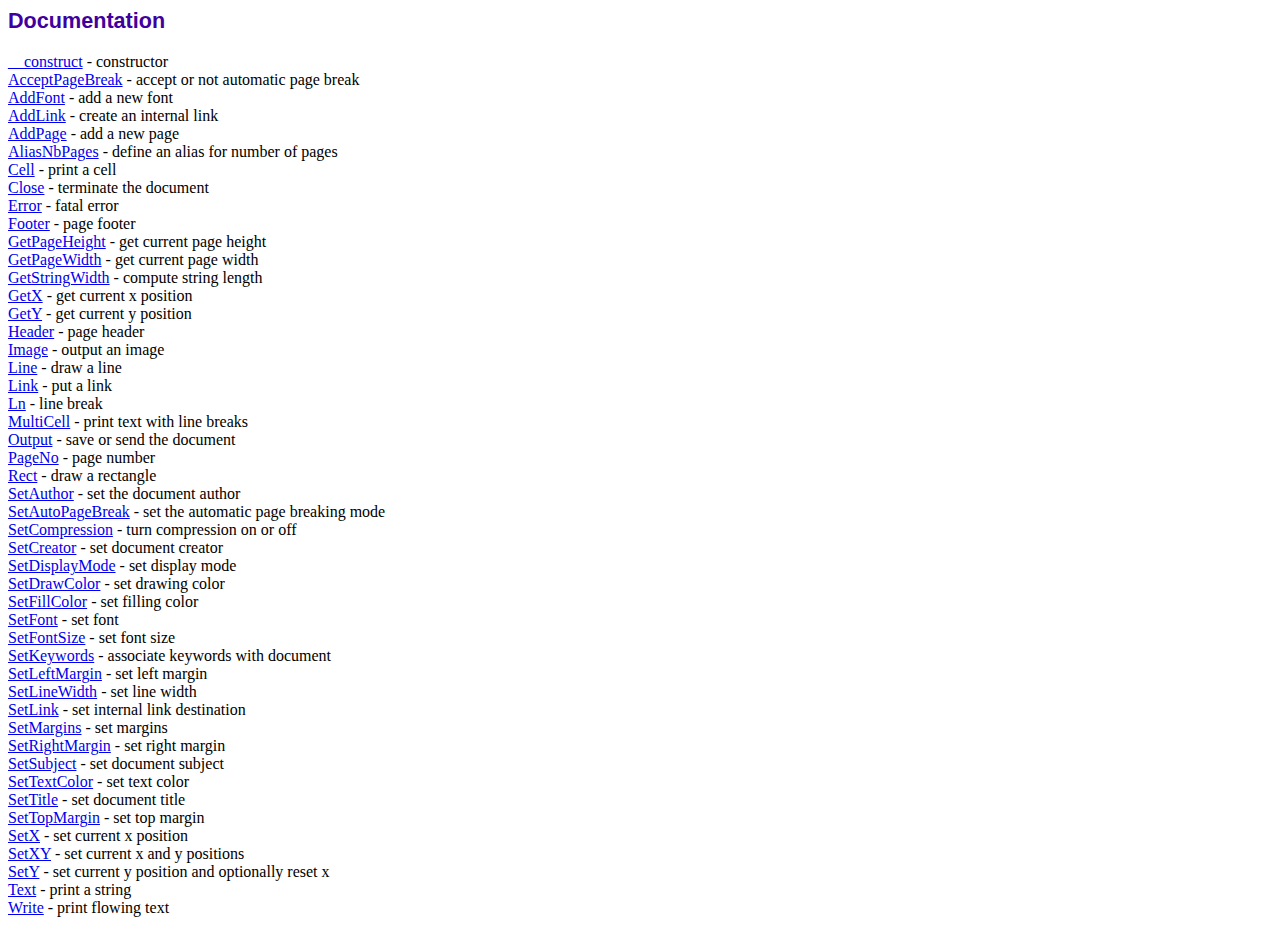
<file: nuevos/aerolinea/fpdf/doc/index.htm>
<!DOCTYPE html PUBLIC "-//W3C//DTD HTML 4.01 Transitional//EN">
<html>
<head>
<meta http-equiv="Content-Type" content="text/html; charset=UTF-8">
<title>Documentation</title>
<link type="text/css" rel="stylesheet" href="../fpdf.css">
</head>
<body>
<h1>Documentation</h1>
<a href="__construct.htm">__construct</a> - constructor<br>
<a href="acceptpagebreak.htm">AcceptPageBreak</a> - accept or not automatic page break<br>
<a href="addfont.htm">AddFont</a> - add a new font<br>
<a href="addlink.htm">AddLink</a> - create an internal link<br>
<a href="addpage.htm">AddPage</a> - add a new page<br>
<a href="aliasnbpages.htm">AliasNbPages</a> - define an alias for number of pages<br>
<a href="cell.htm">Cell</a> - print a cell<br>
<a href="close.htm">Close</a> - terminate the document<br>
<a href="error.htm">Error</a> - fatal error<br>
<a href="footer.htm">Footer</a> - page footer<br>
<a href="getpageheight.htm">GetPageHeight</a> - get current page height<br>
<a href="getpagewidth.htm">GetPageWidth</a> - get current page width<br>
<a href="getstringwidth.htm">GetStringWidth</a> - compute string length<br>
<a href="getx.htm">GetX</a> - get current x position<br>
<a href="gety.htm">GetY</a> - get current y position<br>
<a href="header.htm">Header</a> - page header<br>
<a href="image.htm">Image</a> - output an image<br>
<a href="line.htm">Line</a> - draw a line<br>
<a href="link.htm">Link</a> - put a link<br>
<a href="ln.htm">Ln</a> - line break<br>
<a href="multicell.htm">MultiCell</a> - print text with line breaks<br>
<a href="output.htm">Output</a> - save or send the document<br>
<a href="pageno.htm">PageNo</a> - page number<br>
<a href="rect.htm">Rect</a> - draw a rectangle<br>
<a href="setauthor.htm">SetAuthor</a> - set the document author<br>
<a href="setautopagebreak.htm">SetAutoPageBreak</a> - set the automatic page breaking mode<br>
<a href="setcompression.htm">SetCompression</a> - turn compression on or off<br>
<a href="setcreator.htm">SetCreator</a> - set document creator<br>
<a href="setdisplaymode.htm">SetDisplayMode</a> - set display mode<br>
<a href="setdrawcolor.htm">SetDrawColor</a> - set drawing color<br>
<a href="setfillcolor.htm">SetFillColor</a> - set filling color<br>
<a href="setfont.htm">SetFont</a> - set font<br>
<a href="setfontsize.htm">SetFontSize</a> - set font size<br>
<a href="setkeywords.htm">SetKeywords</a> - associate keywords with document<br>
<a href="setleftmargin.htm">SetLeftMargin</a> - set left margin<br>
<a href="setlinewidth.htm">SetLineWidth</a> - set line width<br>
<a href="setlink.htm">SetLink</a> - set internal link destination<br>
<a href="setmargins.htm">SetMargins</a> - set margins<br>
<a href="setrightmargin.htm">SetRightMargin</a> - set right margin<br>
<a href="setsubject.htm">SetSubject</a> - set document subject<br>
<a href="settextcolor.htm">SetTextColor</a> - set text color<br>
<a href="settitle.htm">SetTitle</a> - set document title<br>
<a href="settopmargin.htm">SetTopMargin</a> - set top margin<br>
<a href="setx.htm">SetX</a> - set current x position<br>
<a href="setxy.htm">SetXY</a> - set current x and y positions<br>
<a href="sety.htm">SetY</a> - set current y position and optionally reset x<br>
<a href="text.htm">Text</a> - print a string<br>
<a href="write.htm">Write</a> - print flowing text<br>
</body>
</html>
</file>
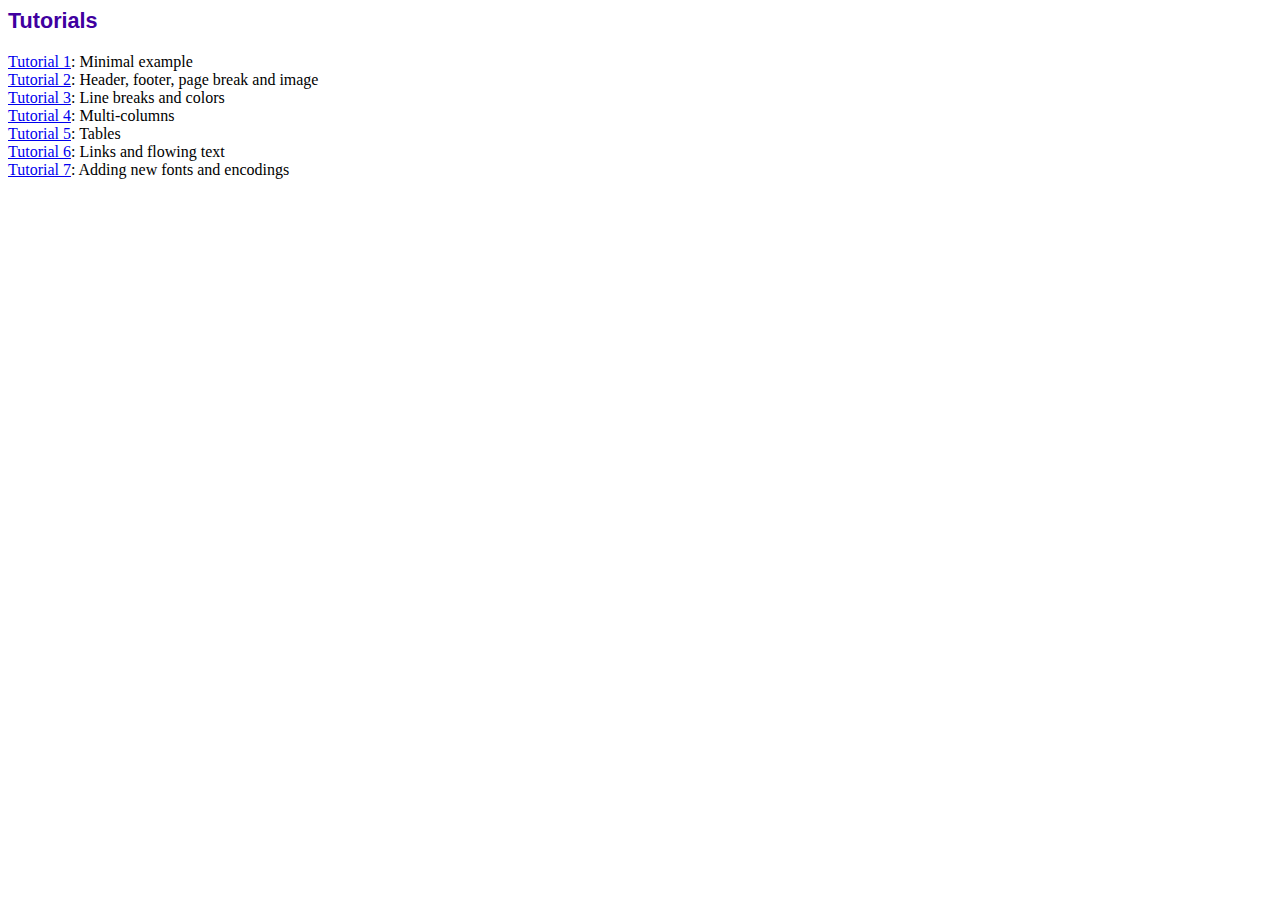
<file: nuevos/aerolinea/fpdf/tutorial/index.htm>
<!DOCTYPE html PUBLIC "-//W3C//DTD HTML 4.01 Transitional//EN">
<html>
<head>
<meta http-equiv="Content-Type" content="text/html; charset=UTF-8">
<title>Tutorials</title>
<link type="text/css" rel="stylesheet" href="../fpdf.css">
</head>
<body>
<h1>Tutorials</h1>
<ul style="list-style-type:none; margin-left:0; padding-left:0">
<li><a href="tuto1.htm">Tutorial 1</a>: Minimal example</li>
<li><a href="tuto2.htm">Tutorial 2</a>: Header, footer, page break and image</li>
<li><a href="tuto3.htm">Tutorial 3</a>: Line breaks and colors</li>
<li><a href="tuto4.htm">Tutorial 4</a>: Multi-columns</li>
<li><a href="tuto5.htm">Tutorial 5</a>: Tables</li>
<li><a href="tuto6.htm">Tutorial 6</a>: Links and flowing text</li>
<li><a href="tuto7.htm">Tutorial 7</a>: Adding new fonts and encodings</li>
</ul>
</body>
</html>
</file>
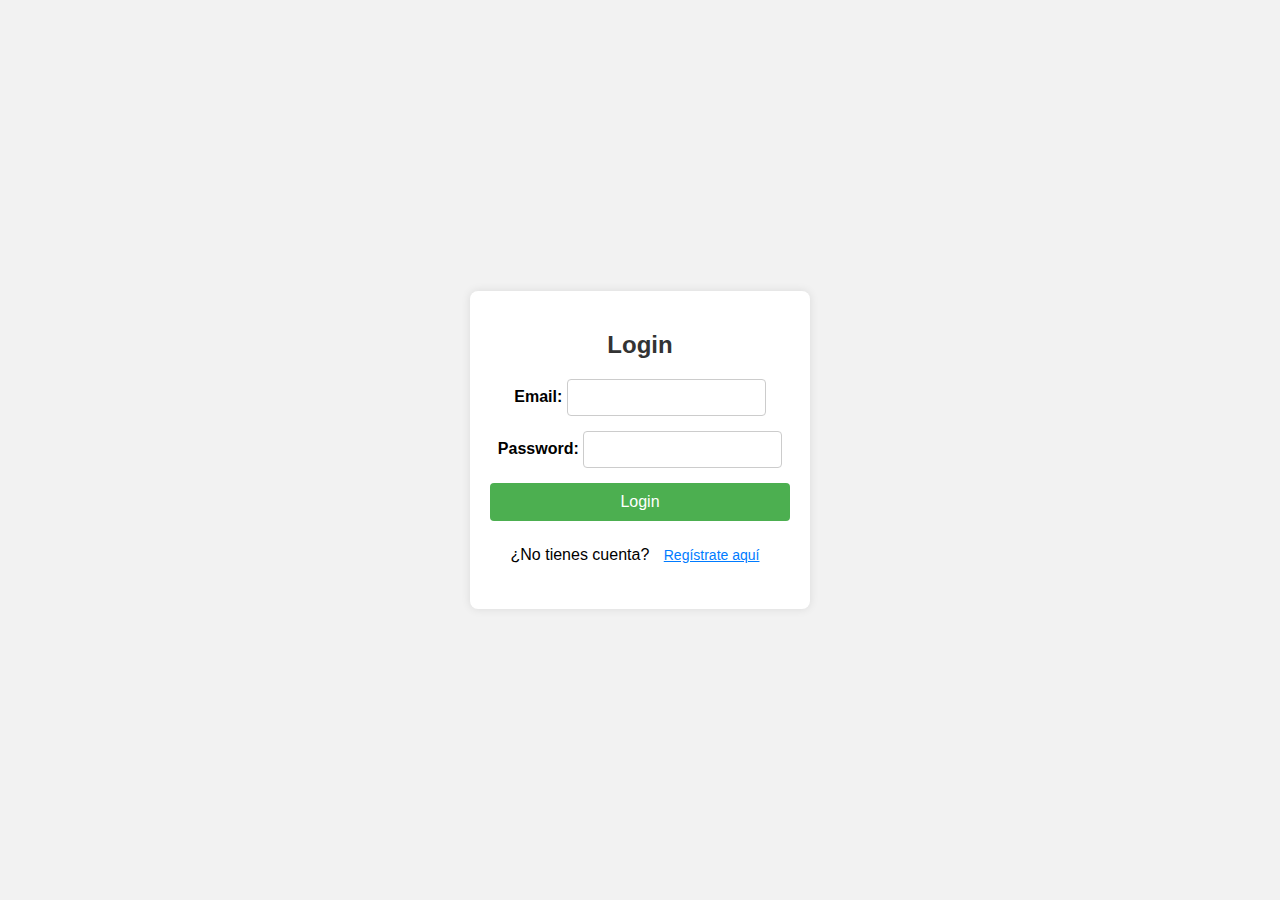
<file: form.html>
<!DOCTYPE html>
<html lang="en">
<head>
    <meta charset="UTF-8">
    <meta name="viewport" content="width=device-width, initial-scale=1.0">
    <title>Login</title>
    <style>
        body {
            font-family: Arial, sans-serif;
            background-color: #f2f2f2;
            display: flex;
            justify-content: center;
            align-items: center;
            height: 100vh;
            margin: 0;
        }

        main {
            background-color: white;
            padding: 20px;
            border-radius: 8px;
            box-shadow: 0 0 10px rgba(0, 0, 0, 0.1);
            width: 300px;
            text-align: center;
        }

        h2 {
            margin-bottom: 20px;
            color: #333;
        }

        form {
            display: flex;
            flex-direction: column;
        }

        label {
            text-align: left;
            margin-bottom: 5px;
            font-weight: bold;
        }

        input {
            padding: 10px;
            margin-bottom: 15px;
            border: 1px solid #ccc;
            border-radius: 4px;
        }

        button {
            padding: 10px;
            background-color: #4CAF50;
            color: white;
            border: none;
            border-radius: 4px;
            cursor: pointer;
            font-size: 16px;
        }

        button:hover {
            background-color: #45a049;
        }

        p {
            margin-top: 15px;
        }

        .message {
            color: green;
            margin-top: 10px;
        }

        .error {
            color: red;
            margin-top: 10px;
        }

        .toggle-button {
            background-color: transparent;
            border: none;
            color: #007bff;
            cursor: pointer;
            font-size: 14px;
            text-decoration: underline;
        }

        .toggle-button:hover {
            color: #0056b3;
        }
    </style>
</head>
<body>
    <main>
        <h2 id="formTitle">Login</h2>
        <form id="authForm">
            <div>
                <label for="email">Email:</label>
                <input type="email" id="email" required />
            </div>
            <div>
                <label for="password">Password:</label>
                <input type="password" id="password" required />
            </div>
            <button type="submit" id="submitButton">Login</button>
        </form>
        <p id="message" class="message"></p>
        <p>
            <span id="toggleText">¿No tienes cuenta?</span> 
            <button type="button" class="toggle-button" id="toggleModeButton">
                Regístrate aquí
            </button>
        </p>
    </main>

    <script>
        const form = document.getElementById('authForm');
        const emailInput = document.getElementById('email');
        const passwordInput = document.getElementById('password');
        const messageElement = document.getElementById('message');
        const toggleModeButton = document.getElementById('toggleModeButton');

        form.addEventListener('submit', async function(e) {
            e.preventDefault();

            const email = emailInput.value;
            const password = passwordInput.value;

            const endpoint = 'http://localhost/si/aerolinea/login.php';

            try {
                const response = await fetch(endpoint, {
                    method: 'POST',
                    headers: {
                        'Content-Type': 'application/json',
                    },
                    body: JSON.stringify({ email, password }),
                });

                const result = await response.json();

                if (result.status === 'success') {
                    messageElement.textContent = 'Login exitoso';
                    messageElement.className = 'message';
                } else {
                    messageElement.textContent = result.message || 'Ocurrió un error, intenta de nuevo';
                    messageElement.className = 'error';
                }
            } catch (error) {
                messageElement.textContent = 'Error al conectar con el servidor';
                messageElement.className = 'error';
            }
        });

        // Agrega el evento de clic para redirigir al formulario de registro
        toggleModeButton.addEventListener('click', function() {
            window.location.href = 'http://localhost/Si/aerolinea/registro_usuario.php';
        });
    </script>
</body>
</html>
</file>
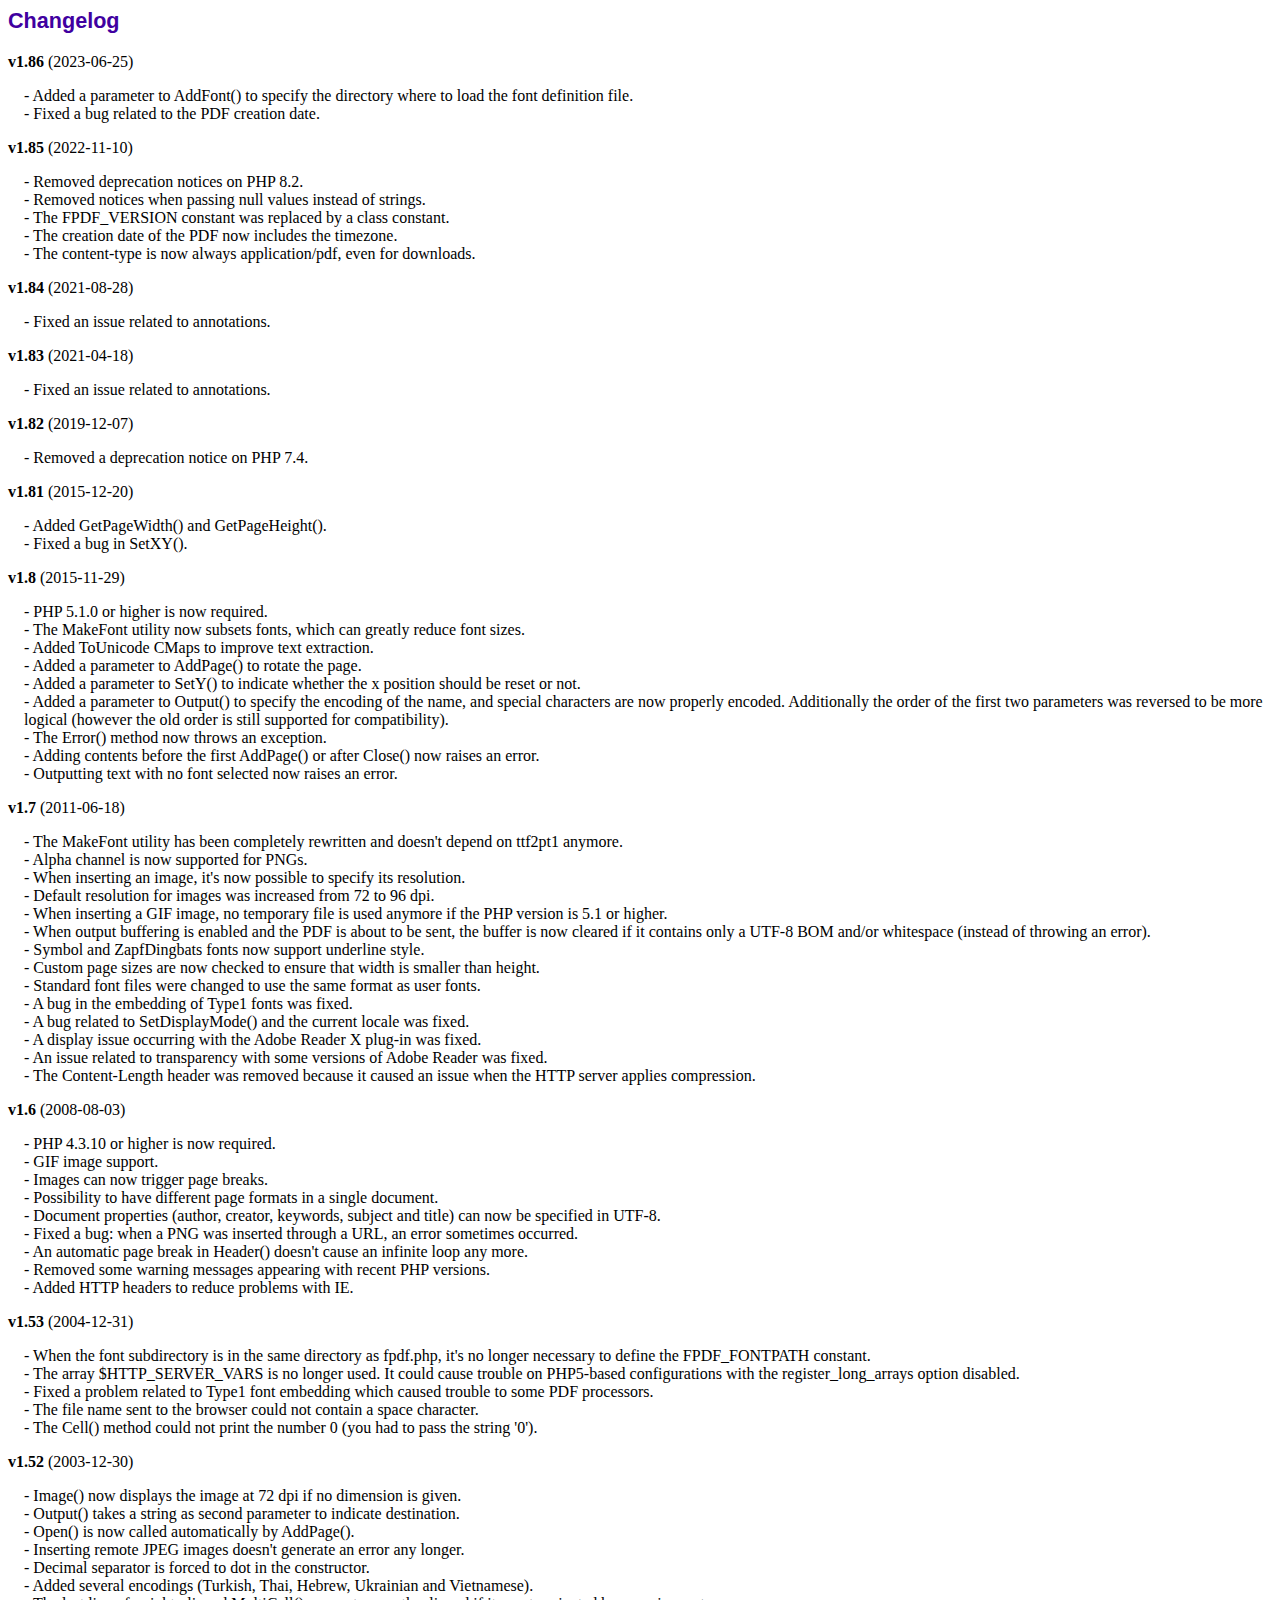
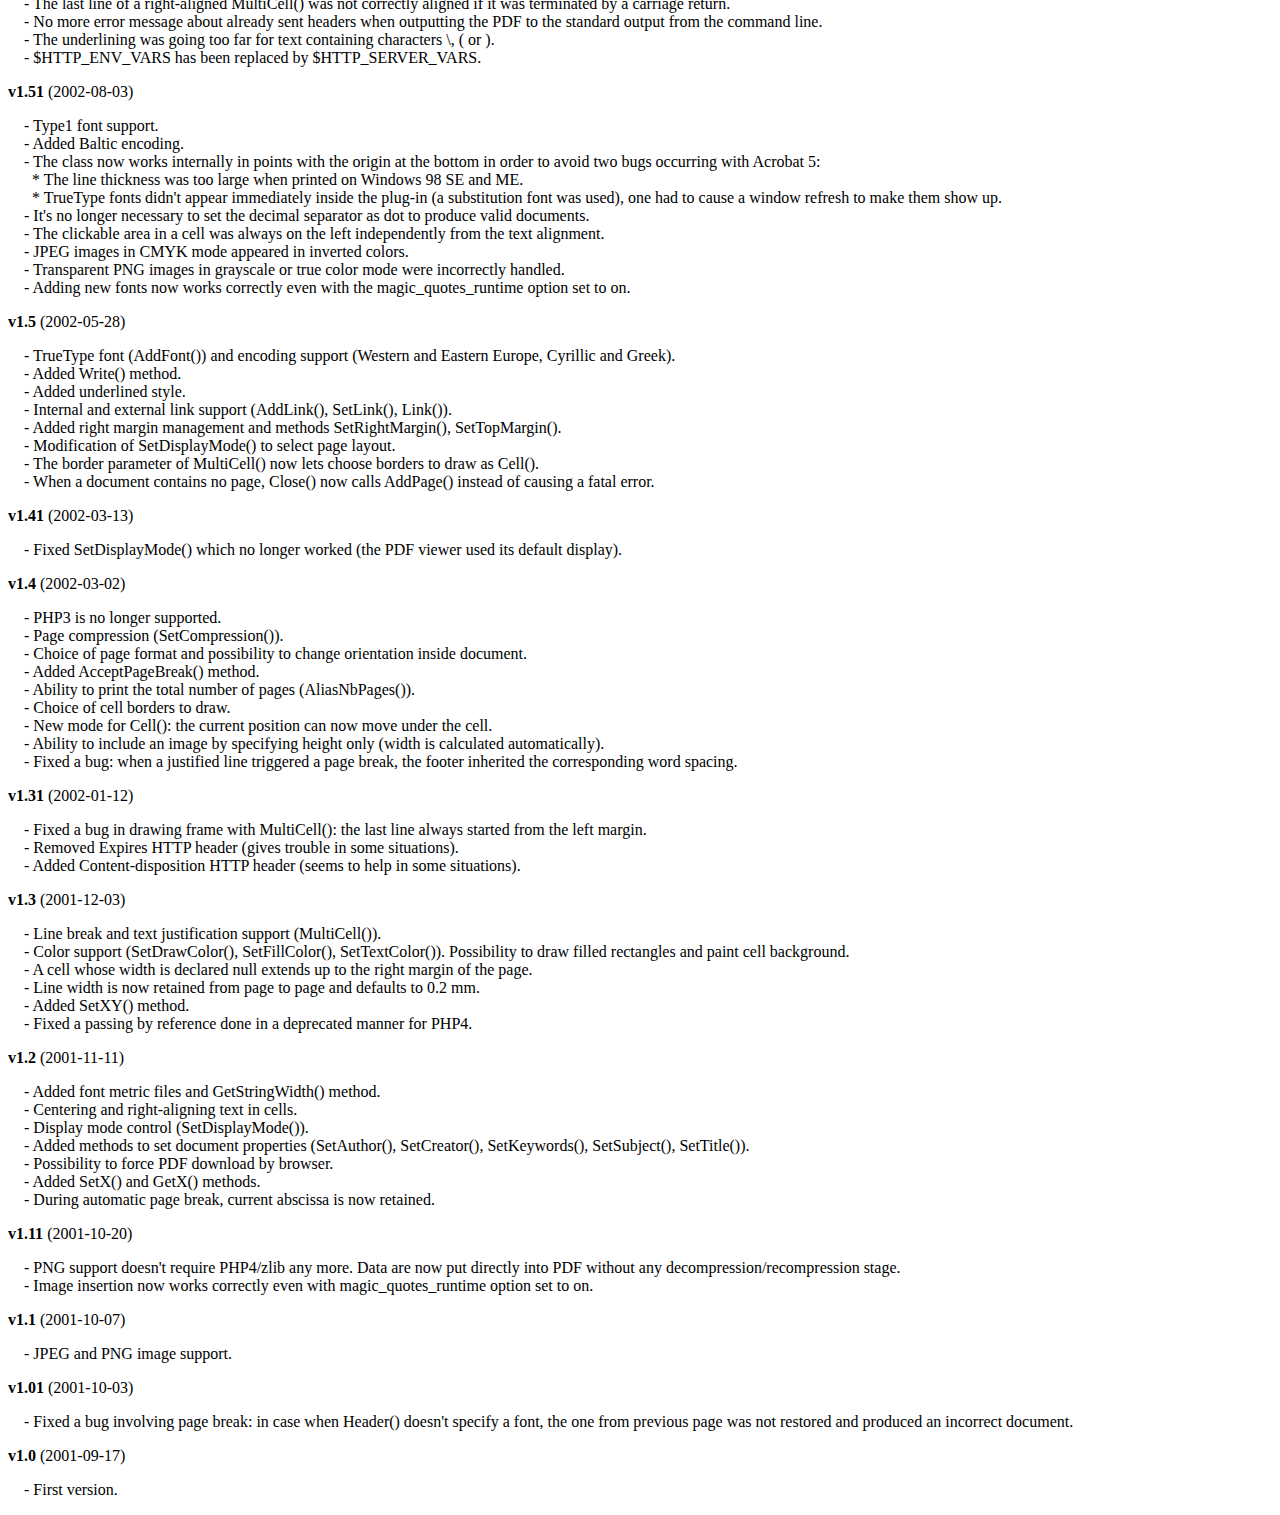
<file: nuevos/aerolinea/fpdf/changelog.htm>
<!DOCTYPE html PUBLIC "-//W3C//DTD HTML 4.01 Transitional//EN">
<html>
<head>
<meta http-equiv="Content-Type" content="text/html; charset=UTF-8">
<title>Changelog</title>
<link type="text/css" rel="stylesheet" href="fpdf.css">
<style type="text/css">
dd {margin:1em 0 1em 1em}
</style>
</head>
<body>
<h1>Changelog</h1>
<dl>
<dt><strong>v1.86</strong> (2023-06-25)</dt>
<dd>
- Added a parameter to AddFont() to specify the directory where to load the font definition file.<br>
- Fixed a bug related to the PDF creation date.<br>
</dd>
<dt><strong>v1.85</strong> (2022-11-10)</dt>
<dd>
- Removed deprecation notices on PHP 8.2.<br>
- Removed notices when passing null values instead of strings.<br>
- The FPDF_VERSION constant was replaced by a class constant.<br>
- The creation date of the PDF now includes the timezone.<br>
- The content-type is now always application/pdf, even for downloads.<br>
</dd>
<dt><strong>v1.84</strong> (2021-08-28)</dt>
<dd>
- Fixed an issue related to annotations.<br>
</dd>
<dt><strong>v1.83</strong> (2021-04-18)</dt>
<dd>
- Fixed an issue related to annotations.<br>
</dd>
<dt><strong>v1.82</strong> (2019-12-07)</dt>
<dd>
- Removed a deprecation notice on PHP 7.4.<br>
</dd>
<dt><strong>v1.81</strong> (2015-12-20)</dt>
<dd>
- Added GetPageWidth() and GetPageHeight().<br>
- Fixed a bug in SetXY().<br>
</dd>
<dt><strong>v1.8</strong> (2015-11-29)</dt>
<dd>
- PHP 5.1.0 or higher is now required.<br>
- The MakeFont utility now subsets fonts, which can greatly reduce font sizes.<br>
- Added ToUnicode CMaps to improve text extraction.<br>
- Added a parameter to AddPage() to rotate the page.<br>
- Added a parameter to SetY() to indicate whether the x position should be reset or not.<br>
- Added a parameter to Output() to specify the encoding of the name, and special characters are now properly encoded. Additionally the order of the first two parameters was reversed to be more logical (however the old order is still supported for compatibility).<br>
- The Error() method now throws an exception.<br>
- Adding contents before the first AddPage() or after Close() now raises an error.<br>
- Outputting text with no font selected now raises an error.<br>
</dd>
<dt><strong>v1.7</strong> (2011-06-18)</dt>
<dd>
- The MakeFont utility has been completely rewritten and doesn't depend on ttf2pt1 anymore.<br>
- Alpha channel is now supported for PNGs.<br>
- When inserting an image, it's now possible to specify its resolution.<br>
- Default resolution for images was increased from 72 to 96 dpi.<br>
- When inserting a GIF image, no temporary file is used anymore if the PHP version is 5.1 or higher.<br>
- When output buffering is enabled and the PDF is about to be sent, the buffer is now cleared if it contains only a UTF-8 BOM and/or whitespace (instead of throwing an error).<br>
- Symbol and ZapfDingbats fonts now support underline style.<br>
- Custom page sizes are now checked to ensure that width is smaller than height.<br>
- Standard font files were changed to use the same format as user fonts.<br>
- A bug in the embedding of Type1 fonts was fixed.<br>
- A bug related to SetDisplayMode() and the current locale was fixed.<br>
- A display issue occurring with the Adobe Reader X plug-in was fixed.<br>
- An issue related to transparency with some versions of Adobe Reader was fixed.<br>
- The Content-Length header was removed because it caused an issue when the HTTP server applies compression.<br>
</dd>
<dt><strong>v1.6</strong> (2008-08-03)</dt>
<dd>
- PHP 4.3.10 or higher is now required.<br>
- GIF image support.<br>
- Images can now trigger page breaks.<br>
- Possibility to have different page formats in a single document.<br>
- Document properties (author, creator, keywords, subject and title) can now be specified in UTF-8.<br>
- Fixed a bug: when a PNG was inserted through a URL, an error sometimes occurred.<br>
- An automatic page break in Header() doesn't cause an infinite loop any more.<br>
- Removed some warning messages appearing with recent PHP versions.<br>
- Added HTTP headers to reduce problems with IE.<br>
</dd>
<dt><strong>v1.53</strong> (2004-12-31)</dt>
<dd>
- When the font subdirectory is in the same directory as fpdf.php, it's no longer necessary to define the FPDF_FONTPATH constant.<br>
- The array $HTTP_SERVER_VARS is no longer used. It could cause trouble on PHP5-based configurations with the register_long_arrays option disabled.<br>
- Fixed a problem related to Type1 font embedding which caused trouble to some PDF processors.<br>
- The file name sent to the browser could not contain a space character.<br>
- The Cell() method could not print the number 0 (you had to pass the string '0').<br>
</dd>
<dt><strong>v1.52</strong> (2003-12-30)</dt>
<dd>
- Image() now displays the image at 72 dpi if no dimension is given.<br>
- Output() takes a string as second parameter to indicate destination.<br>
- Open() is now called automatically by AddPage().<br>
- Inserting remote JPEG images doesn't generate an error any longer.<br>
- Decimal separator is forced to dot in the constructor.<br>
- Added several encodings (Turkish, Thai, Hebrew, Ukrainian and Vietnamese).<br>
- The last line of a right-aligned MultiCell() was not correctly aligned if it was terminated by a carriage return.<br>
- No more error message about already sent headers when outputting the PDF to the standard output from the command line.<br>
- The underlining was going too far for text containing characters \, ( or ).<br>
- $HTTP_ENV_VARS has been replaced by $HTTP_SERVER_VARS.<br>
</dd>
<dt><strong>v1.51</strong> (2002-08-03)</dt>
<dd>
- Type1 font support.<br>
- Added Baltic encoding.<br>
- The class now works internally in points with the origin at the bottom in order to avoid two bugs occurring with Acrobat 5:<br>&nbsp;&nbsp;* The line thickness was too large when printed on Windows 98 SE and ME.<br>&nbsp;&nbsp;* TrueType fonts didn't appear immediately inside the plug-in (a substitution font was used), one had to cause a window refresh to make them show up.<br>
- It's no longer necessary to set the decimal separator as dot to produce valid documents.<br>
- The clickable area in a cell was always on the left independently from the text alignment.<br>
- JPEG images in CMYK mode appeared in inverted colors.<br>
- Transparent PNG images in grayscale or true color mode were incorrectly handled.<br>
- Adding new fonts now works correctly even with the magic_quotes_runtime option set to on.<br>
</dd>
<dt><strong>v1.5</strong> (2002-05-28)</dt>
<dd>
- TrueType font (AddFont()) and encoding support (Western and Eastern Europe, Cyrillic and Greek).<br>
- Added Write() method.<br>
- Added underlined style.<br>
- Internal and external link support (AddLink(), SetLink(), Link()).<br>
- Added right margin management and methods SetRightMargin(), SetTopMargin().<br>
- Modification of SetDisplayMode() to select page layout.<br>
- The border parameter of MultiCell() now lets choose borders to draw as Cell().<br>
- When a document contains no page, Close() now calls AddPage() instead of causing a fatal error.<br>
</dd>
<dt><strong>v1.41</strong> (2002-03-13)</dt>
<dd>
- Fixed SetDisplayMode() which no longer worked (the PDF viewer used its default display).<br>
</dd>
<dt><strong>v1.4</strong> (2002-03-02)</dt>
<dd>
- PHP3 is no longer supported.<br>
- Page compression (SetCompression()).<br>
- Choice of page format and possibility to change orientation inside document.<br>
- Added AcceptPageBreak() method.<br>
- Ability to print the total number of pages (AliasNbPages()).<br>
- Choice of cell borders to draw.<br>
- New mode for Cell(): the current position can now move under the cell.<br>
- Ability to include an image by specifying height only (width is calculated automatically).<br>
- Fixed a bug: when a justified line triggered a page break, the footer inherited the corresponding word spacing.<br>
</dd>
<dt><strong>v1.31</strong> (2002-01-12)</dt>
<dd>
- Fixed a bug in drawing frame with MultiCell(): the last line always started from the left margin.<br>
- Removed Expires HTTP header (gives trouble in some situations).<br>
- Added Content-disposition HTTP header (seems to help in some situations).<br>
</dd>
<dt><strong>v1.3</strong> (2001-12-03)</dt>
<dd>
- Line break and text justification support (MultiCell()).<br>
- Color support (SetDrawColor(), SetFillColor(), SetTextColor()). Possibility to draw filled rectangles and paint cell background.<br>
- A cell whose width is declared null extends up to the right margin of the page.<br>
- Line width is now retained from page to page and defaults to 0.2 mm.<br>
- Added SetXY() method.<br>
- Fixed a passing by reference done in a deprecated manner for PHP4.<br>
</dd>
<dt><strong>v1.2</strong> (2001-11-11)</dt>
<dd>
- Added font metric files and GetStringWidth() method.<br>
- Centering and right-aligning text in cells.<br>
- Display mode control (SetDisplayMode()).<br>
- Added methods to set document properties (SetAuthor(), SetCreator(), SetKeywords(), SetSubject(), SetTitle()).<br>
- Possibility to force PDF download by browser.<br>
- Added SetX() and GetX() methods.<br>
- During automatic page break, current abscissa is now retained.<br>
</dd>
<dt><strong>v1.11</strong> (2001-10-20)</dt>
<dd>
- PNG support doesn't require PHP4/zlib any more. Data are now put directly into PDF without any decompression/recompression stage.<br>
- Image insertion now works correctly even with magic_quotes_runtime option set to on.<br>
</dd>
<dt><strong>v1.1</strong> (2001-10-07)</dt>
<dd>
- JPEG and PNG image support.<br>
</dd>
<dt><strong>v1.01</strong> (2001-10-03)</dt>
<dd>
- Fixed a bug involving page break: in case when Header() doesn't specify a font, the one from previous page was not restored and produced an incorrect document.<br>
</dd>
<dt><strong>v1.0</strong> (2001-09-17)</dt>
<dd>
- First version.<br>
</dd>
</dl>
</body>
</html>
</file>
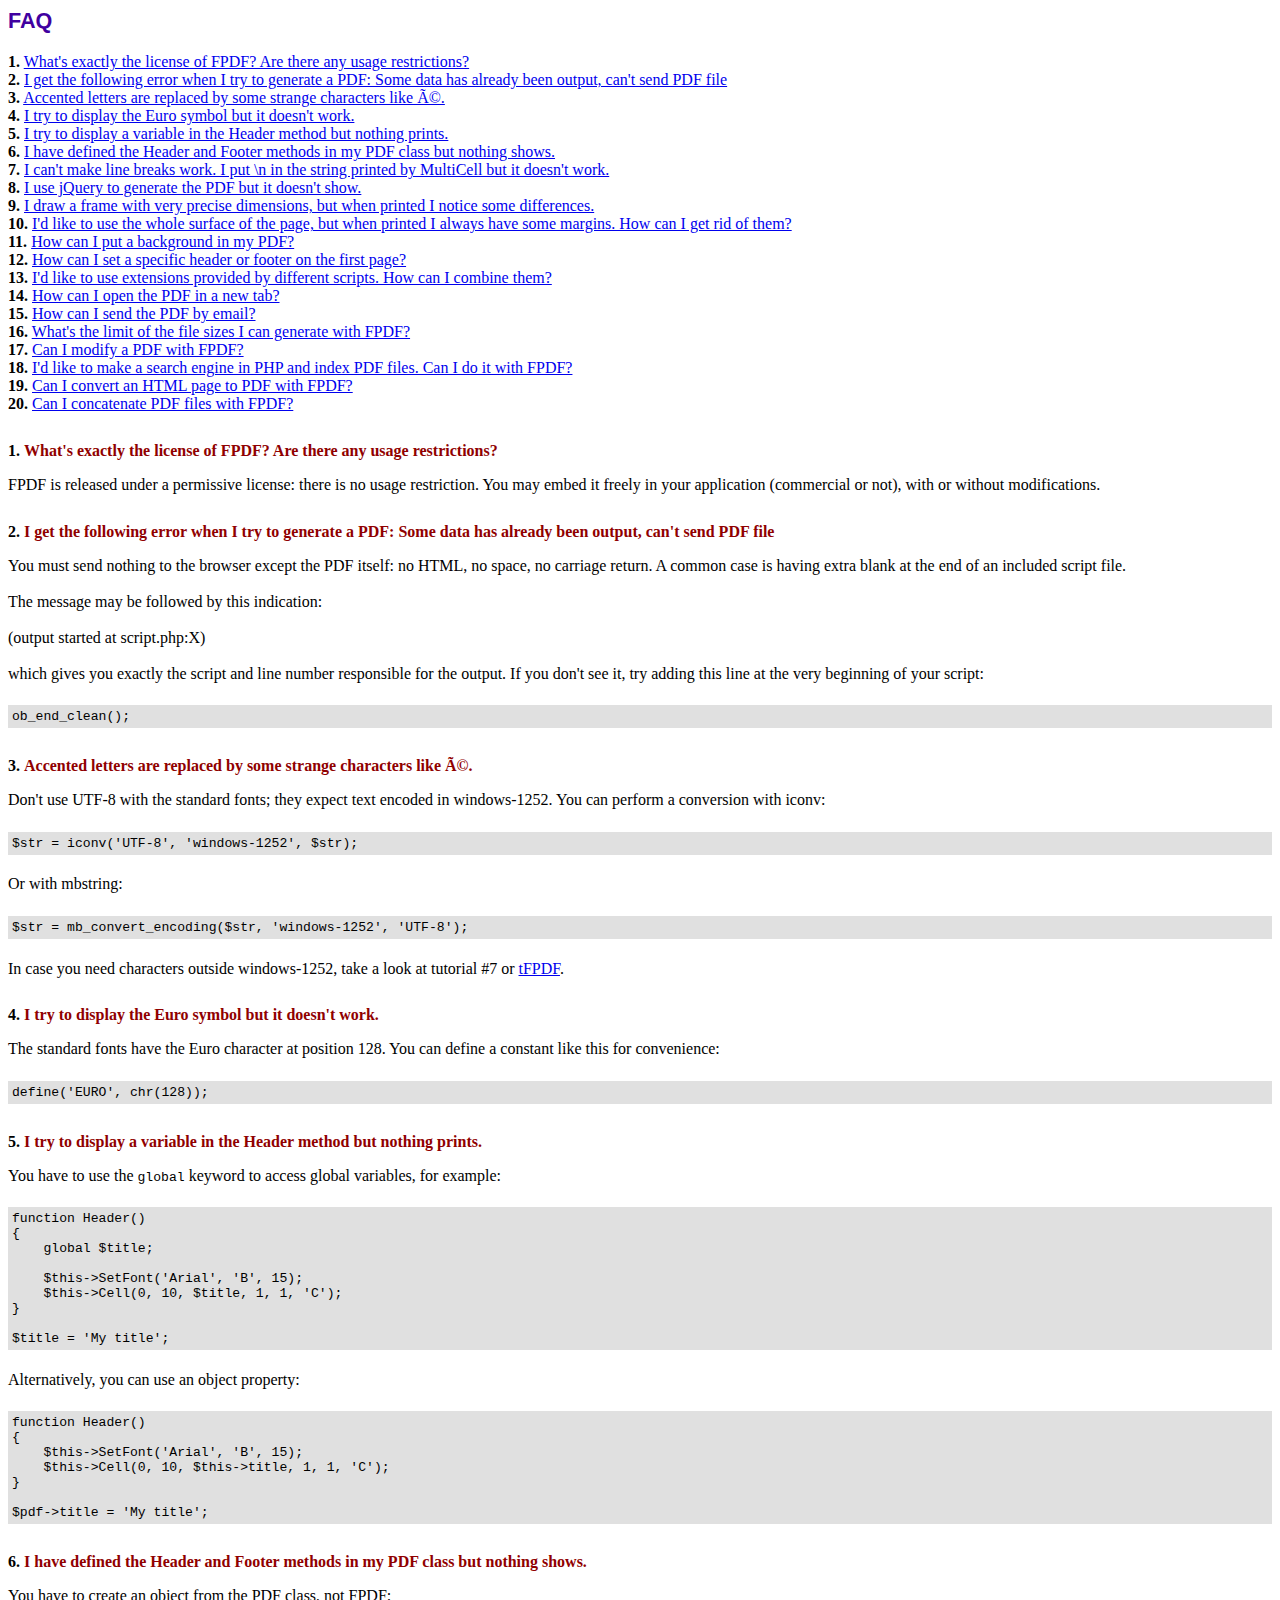
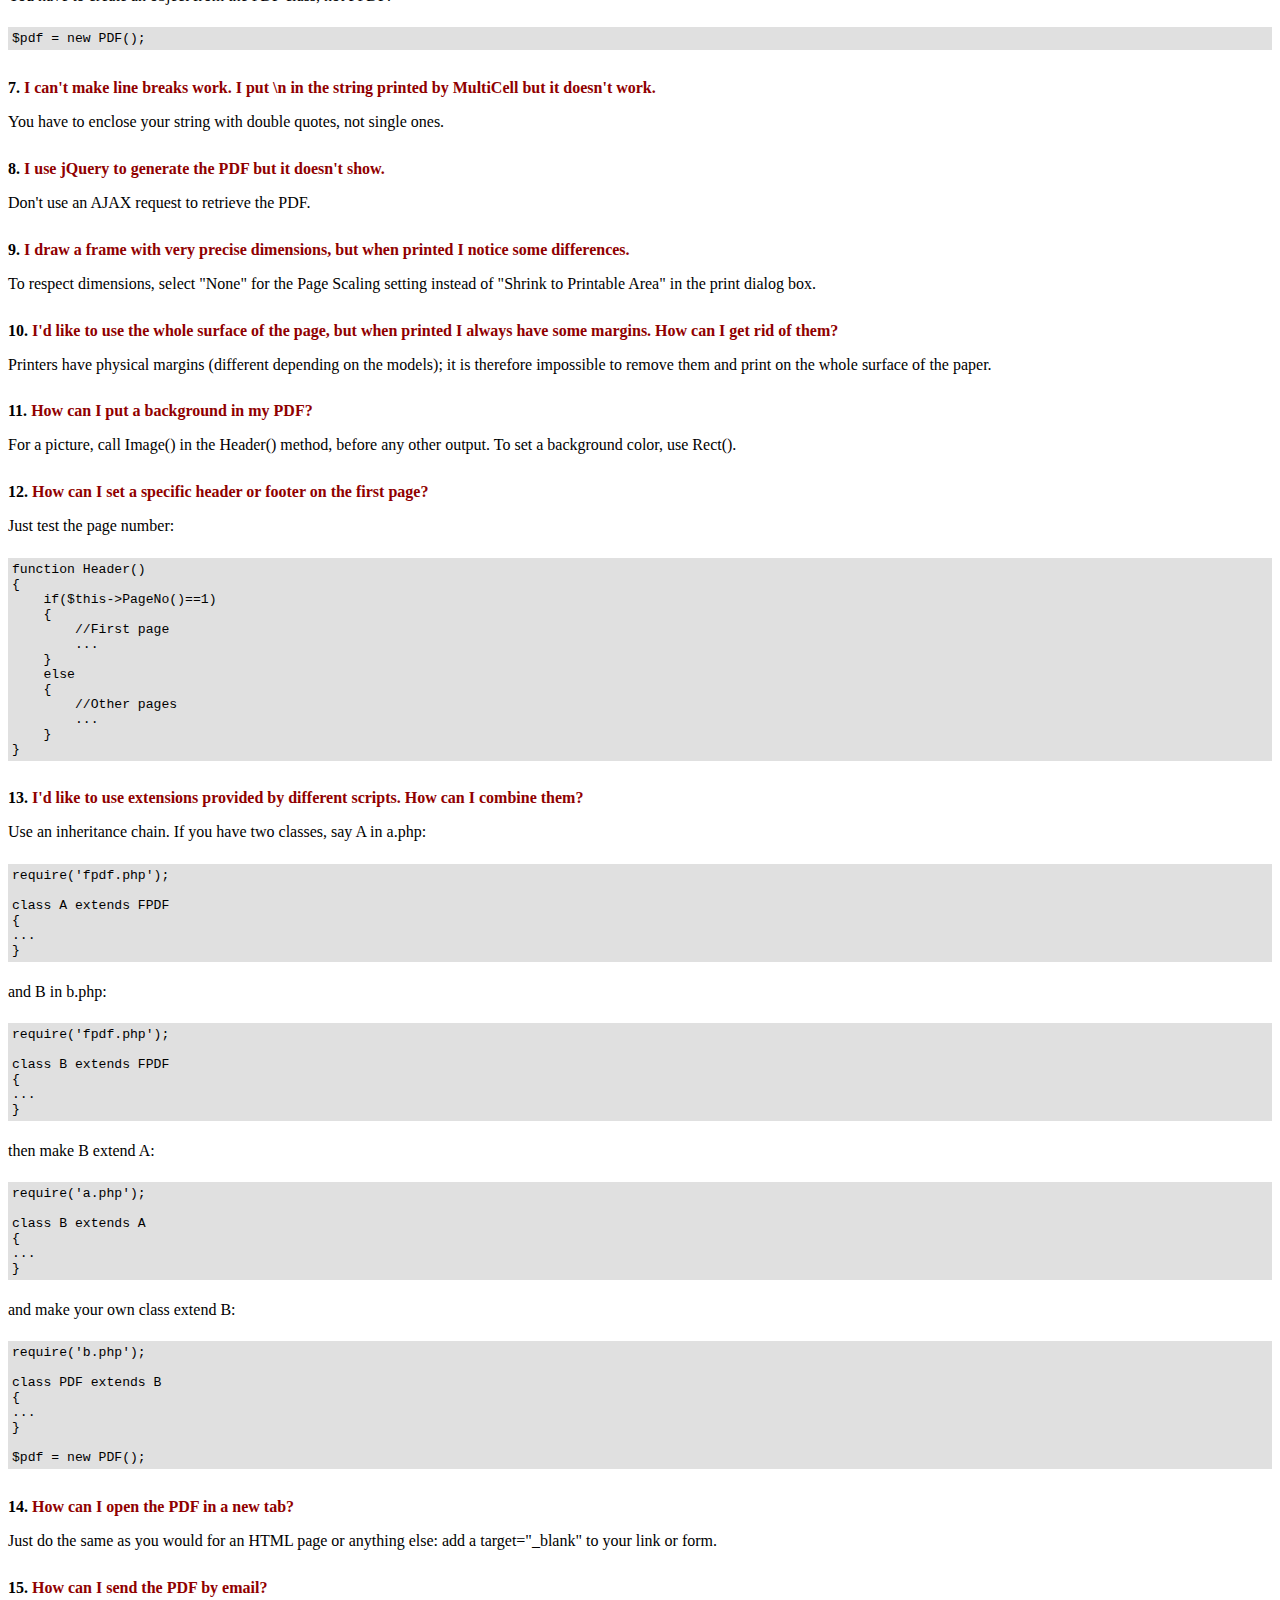
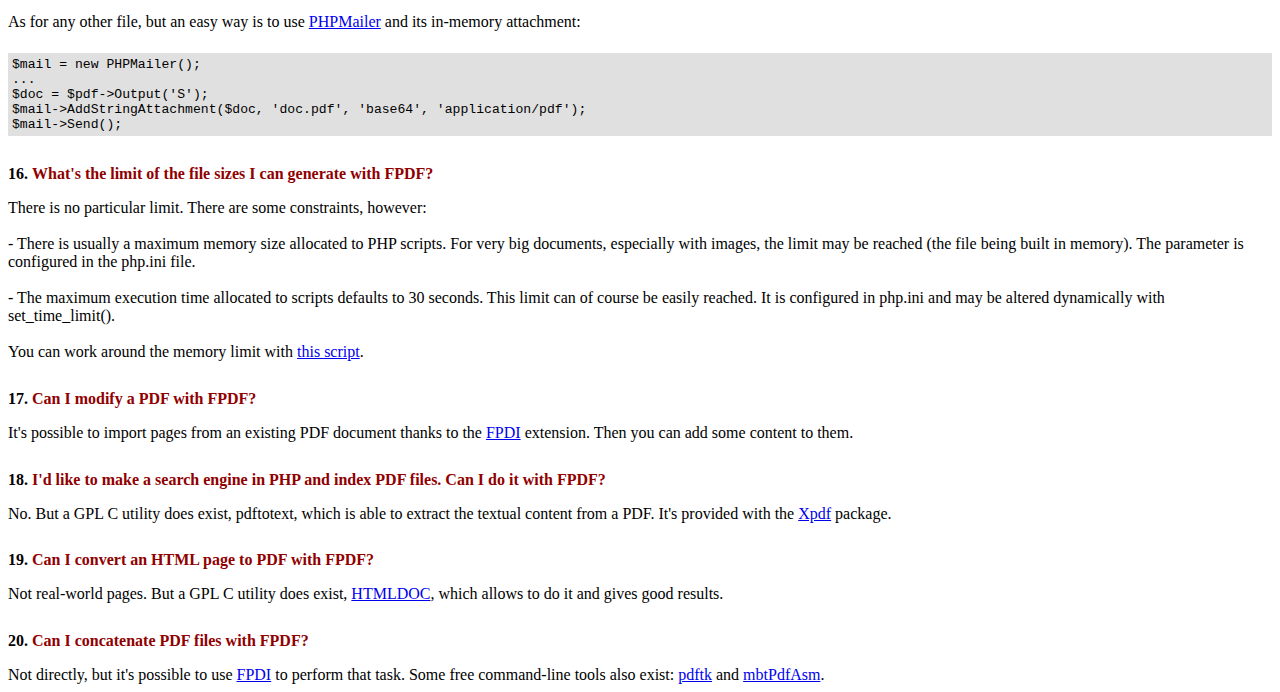
<file: nuevos/aerolinea/fpdf/FAQ.htm>
<!DOCTYPE html PUBLIC "-//W3C//DTD HTML 4.01 Transitional//EN">
<html>
<head>
<meta http-equiv="Content-Type" content="text/html; charset=UTF-8">
<title>FAQ</title>
<link type="text/css" rel="stylesheet" href="fpdf.css">
<style type="text/css">
ul {list-style-type:none; margin:0; padding:0}
ul#answers li {margin-top:1.8em}
.question {font-weight:bold; color:#900000}
</style>
</head>
<body>
<h1>FAQ</h1>
<ul>
<li><b>1.</b> <a href='#q1'>What's exactly the license of FPDF? Are there any usage restrictions?</a></li>
<li><b>2.</b> <a href='#q2'>I get the following error when I try to generate a PDF: Some data has already been output, can't send PDF file</a></li>
<li><b>3.</b> <a href='#q3'>Accented letters are replaced by some strange characters like Ã©.</a></li>
<li><b>4.</b> <a href='#q4'>I try to display the Euro symbol but it doesn't work.</a></li>
<li><b>5.</b> <a href='#q5'>I try to display a variable in the Header method but nothing prints.</a></li>
<li><b>6.</b> <a href='#q6'>I have defined the Header and Footer methods in my PDF class but nothing shows.</a></li>
<li><b>7.</b> <a href='#q7'>I can't make line breaks work. I put \n in the string printed by MultiCell but it doesn't work.</a></li>
<li><b>8.</b> <a href='#q8'>I use jQuery to generate the PDF but it doesn't show.</a></li>
<li><b>9.</b> <a href='#q9'>I draw a frame with very precise dimensions, but when printed I notice some differences.</a></li>
<li><b>10.</b> <a href='#q10'>I'd like to use the whole surface of the page, but when printed I always have some margins. How can I get rid of them?</a></li>
<li><b>11.</b> <a href='#q11'>How can I put a background in my PDF?</a></li>
<li><b>12.</b> <a href='#q12'>How can I set a specific header or footer on the first page?</a></li>
<li><b>13.</b> <a href='#q13'>I'd like to use extensions provided by different scripts. How can I combine them?</a></li>
<li><b>14.</b> <a href='#q14'>How can I open the PDF in a new tab?</a></li>
<li><b>15.</b> <a href='#q15'>How can I send the PDF by email?</a></li>
<li><b>16.</b> <a href='#q16'>What's the limit of the file sizes I can generate with FPDF?</a></li>
<li><b>17.</b> <a href='#q17'>Can I modify a PDF with FPDF?</a></li>
<li><b>18.</b> <a href='#q18'>I'd like to make a search engine in PHP and index PDF files. Can I do it with FPDF?</a></li>
<li><b>19.</b> <a href='#q19'>Can I convert an HTML page to PDF with FPDF?</a></li>
<li><b>20.</b> <a href='#q20'>Can I concatenate PDF files with FPDF?</a></li>
</ul>

<ul id='answers'>
<li id='q1'>
<p><b>1.</b> <span class='question'>What's exactly the license of FPDF? Are there any usage restrictions?</span></p>
FPDF is released under a permissive license: there is no usage restriction. You may embed it
freely in your application (commercial or not), with or without modifications.
</li>

<li id='q2'>
<p><b>2.</b> <span class='question'>I get the following error when I try to generate a PDF: Some data has already been output, can't send PDF file</span></p>
You must send nothing to the browser except the PDF itself: no HTML, no space, no carriage return. A common
case is having extra blank at the end of an included script file.<br>
<br>
The message may be followed by this indication:<br>
<br>
(output started at script.php:X)<br>
<br>
which gives you exactly the script and line number responsible for the output. If you don't see it,
try adding this line at the very beginning of your script:
<div class="doc-source">
<pre><code>ob_end_clean();</code></pre>
</div>
</li>

<li id='q3'>
<p><b>3.</b> <span class='question'>Accented letters are replaced by some strange characters like Ã©.</span></p>
Don't use UTF-8 with the standard fonts; they expect text encoded in windows-1252.
You can perform a conversion with iconv:
<div class="doc-source">
<pre><code>$str = iconv('UTF-8', 'windows-1252', $str);</code></pre>
</div>
Or with mbstring:
<div class="doc-source">
<pre><code>$str = mb_convert_encoding($str, 'windows-1252', 'UTF-8');</code></pre>
</div>
In case you need characters outside windows-1252, take a look at tutorial #7 or
<a href="http://www.fpdf.org/?go=script&amp;id=92" target="_blank">tFPDF</a>.
</li>

<li id='q4'>
<p><b>4.</b> <span class='question'>I try to display the Euro symbol but it doesn't work.</span></p>
The standard fonts have the Euro character at position 128. You can define a constant like this
for convenience:
<div class="doc-source">
<pre><code>define('EURO', chr(128));</code></pre>
</div>
</li>

<li id='q5'>
<p><b>5.</b> <span class='question'>I try to display a variable in the Header method but nothing prints.</span></p>
You have to use the <code>global</code> keyword to access global variables, for example:
<div class="doc-source">
<pre><code>function Header()
{
    global $title;

    $this-&gt;SetFont('Arial', 'B', 15);
    $this-&gt;Cell(0, 10, $title, 1, 1, 'C');
}

$title = 'My title';</code></pre>
</div>
Alternatively, you can use an object property:
<div class="doc-source">
<pre><code>function Header()
{
    $this-&gt;SetFont('Arial', 'B', 15);
    $this-&gt;Cell(0, 10, $this-&gt;title, 1, 1, 'C');
}

$pdf-&gt;title = 'My title';</code></pre>
</div>
</li>

<li id='q6'>
<p><b>6.</b> <span class='question'>I have defined the Header and Footer methods in my PDF class but nothing shows.</span></p>
You have to create an object from the PDF class, not FPDF:
<div class="doc-source">
<pre><code>$pdf = new PDF();</code></pre>
</div>
</li>

<li id='q7'>
<p><b>7.</b> <span class='question'>I can't make line breaks work. I put \n in the string printed by MultiCell but it doesn't work.</span></p>
You have to enclose your string with double quotes, not single ones.
</li>

<li id='q8'>
<p><b>8.</b> <span class='question'>I use jQuery to generate the PDF but it doesn't show.</span></p>
Don't use an AJAX request to retrieve the PDF.
</li>

<li id='q9'>
<p><b>9.</b> <span class='question'>I draw a frame with very precise dimensions, but when printed I notice some differences.</span></p>
To respect dimensions, select "None" for the Page Scaling setting instead of "Shrink to Printable Area" in the print dialog box.
</li>

<li id='q10'>
<p><b>10.</b> <span class='question'>I'd like to use the whole surface of the page, but when printed I always have some margins. How can I get rid of them?</span></p>
Printers have physical margins (different depending on the models); it is therefore impossible to remove
them and print on the whole surface of the paper.
</li>

<li id='q11'>
<p><b>11.</b> <span class='question'>How can I put a background in my PDF?</span></p>
For a picture, call Image() in the Header() method, before any other output. To set a background color, use Rect().
</li>

<li id='q12'>
<p><b>12.</b> <span class='question'>How can I set a specific header or footer on the first page?</span></p>
Just test the page number:
<div class="doc-source">
<pre><code>function Header()
{
    if($this-&gt;PageNo()==1)
    {
        //First page
        ...
    }
    else
    {
        //Other pages
        ...
    }
}</code></pre>
</div>
</li>

<li id='q13'>
<p><b>13.</b> <span class='question'>I'd like to use extensions provided by different scripts. How can I combine them?</span></p>
Use an inheritance chain. If you have two classes, say A in a.php:
<div class="doc-source">
<pre><code>require('fpdf.php');

class A extends FPDF
{
...
}</code></pre>
</div>
and B in b.php:
<div class="doc-source">
<pre><code>require('fpdf.php');

class B extends FPDF
{
...
}</code></pre>
</div>
then make B extend A:
<div class="doc-source">
<pre><code>require('a.php');

class B extends A
{
...
}</code></pre>
</div>
and make your own class extend B:
<div class="doc-source">
<pre><code>require('b.php');

class PDF extends B
{
...
}

$pdf = new PDF();</code></pre>
</div>
</li>

<li id='q14'>
<p><b>14.</b> <span class='question'>How can I open the PDF in a new tab?</span></p>
Just do the same as you would for an HTML page or anything else: add a target="_blank" to your link or form.
</li>

<li id='q15'>
<p><b>15.</b> <span class='question'>How can I send the PDF by email?</span></p>
As for any other file, but an easy way is to use <a href="https://github.com/PHPMailer/PHPMailer" target="_blank">PHPMailer</a> and
its in-memory attachment:
<div class="doc-source">
<pre><code>$mail = new PHPMailer();
...
$doc = $pdf-&gt;Output('S');
$mail-&gt;AddStringAttachment($doc, 'doc.pdf', 'base64', 'application/pdf');
$mail-&gt;Send();</code></pre>
</div>
</li>

<li id='q16'>
<p><b>16.</b> <span class='question'>What's the limit of the file sizes I can generate with FPDF?</span></p>
There is no particular limit. There are some constraints, however:
<br>
<br>
- There is usually a maximum memory size allocated to PHP scripts. For very big documents,
especially with images, the limit may be reached (the file being built in memory). The
parameter is configured in the php.ini file.
<br>
<br>
- The maximum execution time allocated to scripts defaults to 30 seconds. This limit can of course
be easily reached. It is configured in php.ini and may be altered dynamically with set_time_limit().
<br>
<br>
You can work around the memory limit with <a href="http://www.fpdf.org/?go=script&amp;id=76" target="_blank">this script</a>.
</li>

<li id='q17'>
<p><b>17.</b> <span class='question'>Can I modify a PDF with FPDF?</span></p>
It's possible to import pages from an existing PDF document thanks to the
<a href="https://www.setasign.com/products/fpdi/about/" target="_blank">FPDI</a> extension.
Then you can add some content to them.
</li>

<li id='q18'>
<p><b>18.</b> <span class='question'>I'd like to make a search engine in PHP and index PDF files. Can I do it with FPDF?</span></p>
No. But a GPL C utility does exist, pdftotext, which is able to extract the textual content from a PDF.
It's provided with the <a href="https://www.xpdfreader.com" target="_blank">Xpdf</a> package.
</li>

<li id='q19'>
<p><b>19.</b> <span class='question'>Can I convert an HTML page to PDF with FPDF?</span></p>
Not real-world pages. But a GPL C utility does exist, <a href="https://www.msweet.org/htmldoc/" target="_blank">HTMLDOC</a>,
which allows to do it and gives good results.
</li>

<li id='q20'>
<p><b>20.</b> <span class='question'>Can I concatenate PDF files with FPDF?</span></p>
Not directly, but it's possible to use <a href="https://www.setasign.com/products/fpdi/demos/concatenate-fake/" target="_blank">FPDI</a>
to perform that task. Some free command-line tools also exist:
<a href="https://www.pdflabs.com/tools/pdftk-the-pdf-toolkit/" target="_blank">pdftk</a> and
<a href="http://thierry.schmit.free.fr/spip/spip.php?article15" target="_blank">mbtPdfAsm</a>.
</li>
</ul>
</body>
</html>
</file>
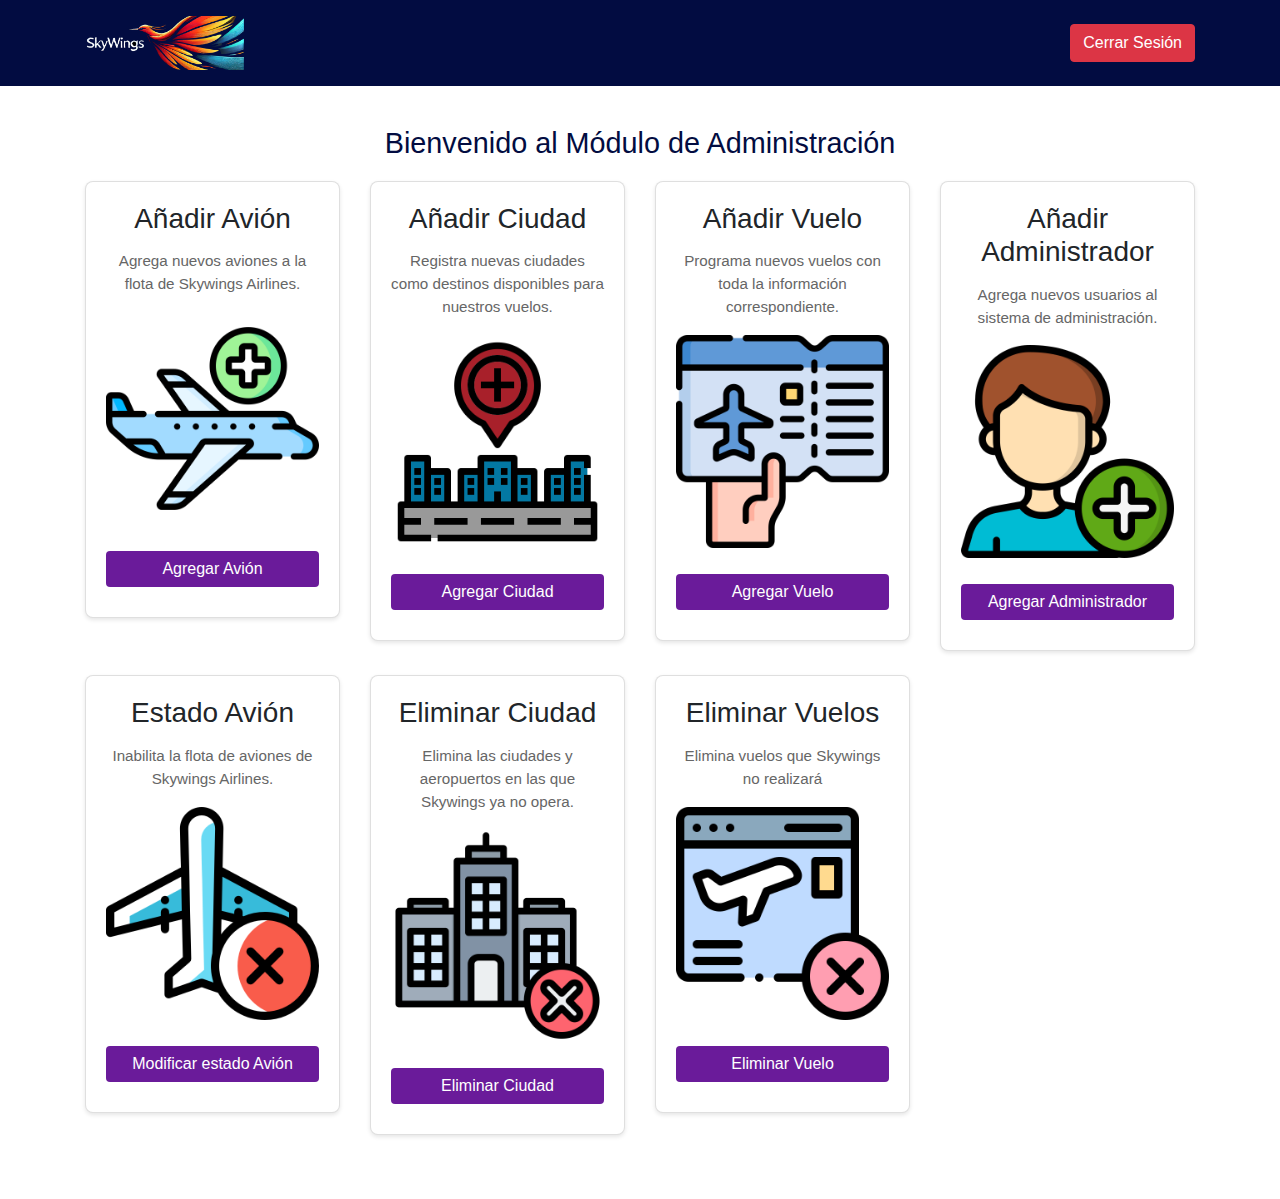
<file: nuevos/pry/Aerolinea/admin.html>
<!DOCTYPE html>
<html lang="en">
<head>
  <meta charset="UTF-8">
  <meta name="viewport" content="width=device-width, initial-scale=1.0">
  <title>Administración Skywings</title>
  <link rel="stylesheet" href="https://maxcdn.bootstrapcdn.com/bootstrap/4.5.2/css/bootstrap.min.css">
  <style>
    .header-bg {
      background-color: #020c41;
    }

    .btn-custom {
      background-color: #6a1b9a;
      color: white;
      border: none;
      margin: 10px 0;
    }

    .btn-custom:hover {
      background-color: #9788a9;
    }

    .card-container {
      display: flex;
      flex-wrap: wrap;
      justify-content: center;
      gap: 20px;
      padding: 20px;
    }

    .card {
      width: 100%;
      background-color: white;
      border-radius: 8px;
      box-shadow: 0 2px 4px rgba(0, 0, 0, 0.1);
      text-align: center;
      padding: 20px;
      cursor: pointer;
      transition: background-color 0.3s ease;
    }

    .card:hover {
      background-color: #f0f0f0;
    }

    .card h3 {
      margin-bottom: 15px;
    }

    .card p {
      color: #666;
      font-size: 0.95em;
    }

    .principal {
      text-align: center;
      padding: 40px 20px;
    }

    .titulo {
      font-size: 1.8rem;
      color: #020c41;
      margin-bottom: 20px;
    }

    /* Estilo para columnas responsivas */
    .col-md-3 {
      cursor: pointer;
    }
  </style>
</head>
<body>
  <!-- Header -->
  <header class="p-3 text-dark header-bg">
    <div class="container">
      <div class="d-flex flex-wrap align-items-center justify-content-between">
        <!-- Logo -->
        <a href="http://localhost/si/pry/Aerolinea/admin.html" class="d-flex align-items-center mb-2 mb-lg-0 text-dark text-decoration-none">
          <img src="img/skywings_logo.png" class="d-inline-block align-text-top" height="54" alt="logo_aerolinea">
        </a>
        <!-- Botón para cerrar sesión -->
        <a href="http://localhost/si/aerolinea/logout.php" class="btn btn-danger" style="margin-left: auto;">Cerrar Sesión</a>
      </div>
    </div>
  </header>
  

  <!-- Main Section -->
  <section class="principal">
    <h1 class="titulo">Bienvenido al Módulo de Administración</h1>
    <div class="container">
      <div class="row">
        <!-- Card 1 -->
        <div class="col-md-3 mb-4">
          <div class="card">
            <h3>Añadir Avión</h3>
            <p>Agrega nuevos aviones a la flota de Skywings Airlines.</p>
            <img src="img/icons/airplane.png" alt="Imagen agregar Avion" class="img-fluid mb-3" />
            <a href="http://localhost/si/aerolinea/add_avion.php" class="btn btn-custom">Agregar Avión</a>
          </div>
        </div>

        <!-- Card 2 -->
        <div class="col-md-3 mb-4">
          <div class="card">
            <h3>Añadir Ciudad</h3>
            <p>Registra nuevas ciudades como destinos disponibles para nuestros vuelos.</p>
            <img src="img/icons/city_add.png" alt="Imagen agregar Ciudad" class="img-fluid mb-3" />
            <a href="http://localhost/si/aerolinea/add_city.php" class="btn btn-custom">Agregar Ciudad</a>
          </div>
        </div>

        <!-- Card 3 -->
        <div class="col-md-3 mb-4">
          <div class="card">
            <h3>Añadir Vuelo</h3>
            <p>Programa nuevos vuelos con toda la información correspondiente.</p>
            <img src="img/icons/ticket_4052246.png" alt="Imagen agregar Vuelo" class="img-fluid mb-3" />
            <a href="http://localhost/si/aerolinea/add_vuelo.php" class="btn btn-custom">Agregar Vuelo</a>
          </div>
        </div>

        <!-- Card 4 -->
        <div class="col-md-3 mb-4">
          <div class="card">
            <h3>Añadir Administrador</h3>
            <p>Agrega nuevos usuarios al sistema de administración.</p>
            <img src="img/icons/user_add.png" alt="Imagen de agregar usuario" class="img-fluid mb-3" />
            <a href="http://localhost/si/aerolinea/add_admin.php" class="btn btn-custom">Agregar Administrador</a>
          </div>
        </div>
        
        <!-- Card 5 -->
        <div class="col-md-3 mb-4">
          <div class="card">
            <h3>Estado Avión</h3>
            <p>Inabilita la flota de aviones de Skywings Airlines.</p>
            <img src="img/icons/flight.png" alt="Imagen gestionar Aviones" class="img-fluid mb-3" />
            <a href="http://localhost/si/aerolinea/modify_avion.php" class="btn btn-custom">Modificar estado Avión</a>
          </div>
        </div>

        <!-- Card 6 -->
        <div class="col-md-3 mb-4">
          <div class="card">
            <h3>Eliminar Ciudad</h3>
            <p>Elimina las ciudades y aeropuertos en las que Skywings ya no opera.</p>
            <img src="img/icons/rm_city.png" alt="Imagen gestionar Ciudades" class="img-fluid mb-3" />
            <a href="http://localhost/si/aerolinea/drop_city.php" class="btn btn-custom">Eliminar Ciudad</a>
          </div>
        </div>

        <!-- Card 7 -->
        <div class="col-md-3 mb-4">
          <div class="card">
            <h3>Eliminar Vuelos</h3>
            <p>Elimina vuelos que Skywings no realizará</p>
            <img src="img/icons/cancelled.png" alt="Imagen gestionar Vuelos" class="img-fluid mb-3" />
            <a href="http://localhost/si/aerolinea/drop_vuelo.php" class="btn btn-custom">Eliminar Vuelo</a>
          </div>
        </div>

      </div>
    </div>
  </section>
</body>
</html>
</file>
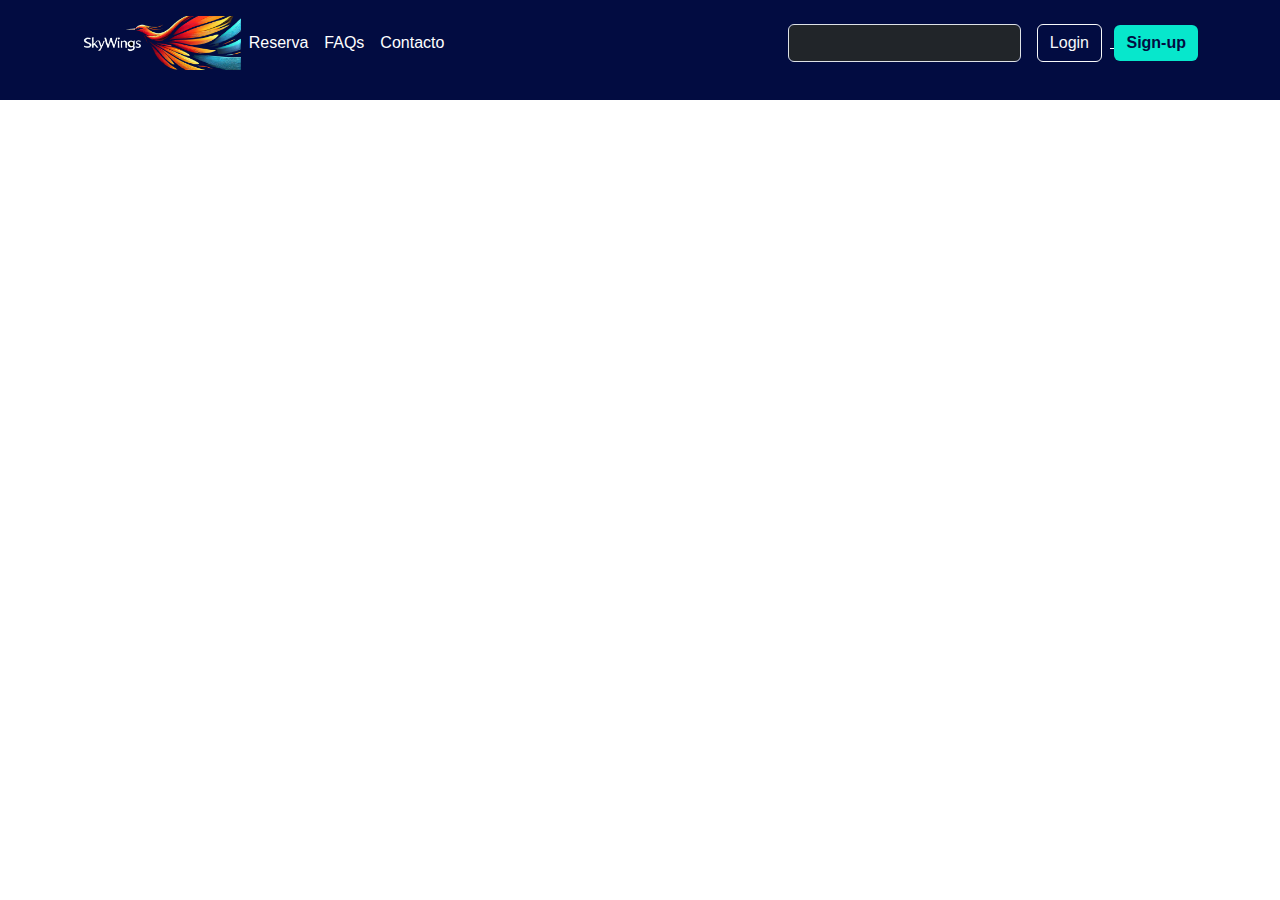
<file: nuevos/pry/Aerolinea/contacto-skywings.html>
<!DOCTYPE html>
<html lang="es">
<head>
    <meta charset="UTF-8">
    <meta name="viewport" content="width=device-width, initial-scale=1.0">
    <title>Contacto </title>
    <!-- Bootstrap CSS -->
    <link href="https://cdn.jsdelivr.net/npm/bootstrap@5.3.2/dist/css/bootstrap.min.css" rel="stylesheet">
    <link rel="stylesheet" href="./css/principal.css">
    <style>
        :root {
            --primary-color: #ffffff; /* Azul oscuro principal */
            --secondary-color: #1B263B; /* Azul más claro para contrastar */
            --text-color: #000000; /* Color de texto claro */
        }

        body {
            background-color: var(--primary-color);
            color: var(--text-color);
            font-family: Arial, sans-serif;
        }

        a.nav-link {
            color: var(--text-color);
        }

        a.nav-link:hover {
            color: #A5C9CA;
        }

        .navbar {
            background-color: var(--secondary-color);
        }

        .hero {
            background-color: var(--primary-color);
            padding: 4rem 0;
            text-align: center;
        }

        .hero h1, .hero p {
            color: var(--text-color);
        }

        .section-title {
            color: #A5C9CA;
        }

        .card {
            background-color: var(--secondary-color);
            border: none;
        }

        .list-group-item {
            background-color: var(--secondary-color);
            border: none;
            color: var(--text-color);
        }

        footer {
            background-color: var(--secondary-color);
            color: var(--text-color);
            padding: 1.5rem 0;
            text-align: center;
        }
    </style>
</head>

 <header class="p-3 text-white header-bg">
    <div class="container">
      <div class="d-flex flex-wrap align-items-center justify-content-center justify-content-lg-start">
        <a href="http://localhost/si/pry/Aerolinea/" class="d-flex align-items-center mb-2 mb-lg-0 text-white text-decoration-none">
          <img src="img/skywings_logo.png" class="d-inline-block align-text-top" height="54" alt="logo_aerolinea">
        </a>

        <ul class="nav col-12 col-lg-auto me-lg-auto mb-2 justify-content-center mb-md-0">
          <li><a href="FrontReservas.html" class="nav-link px-2 text-white">Reserva</a></li>
          <li><a href="faq_aerolinea.html" class="nav-link px-2 text-white">FAQs</a></li>
          <li><a href="contacto-skywings.html" class="nav-link px-2 text-white">Contacto</a></li>
        </ul>

        <form class="col-12 col-lg-auto mb-3 mb-lg-0 me-lg-3" role="search">
          <input
            type="search"
            class="form-control form-control-dark text-bg-dark"
            placeholder="Search..."
            aria-label="Search"
          />
        </form>

        <div class="text-end">
         
            <a href="http://localhost/si/aerolinea/inicio_sesion.php">
              <button type="button" class="btn btn-outline-light me-2">Login</button>
            </a>
            <a href="http://localhost/si/aerolinea/registro_usuario.php" class="text-dark">
              <button type="button" class="btn btn-warning">Sign-up</button>
            </a>
          
        

        </div>
      </div>
    </div>
  </header>
</html>
</file>
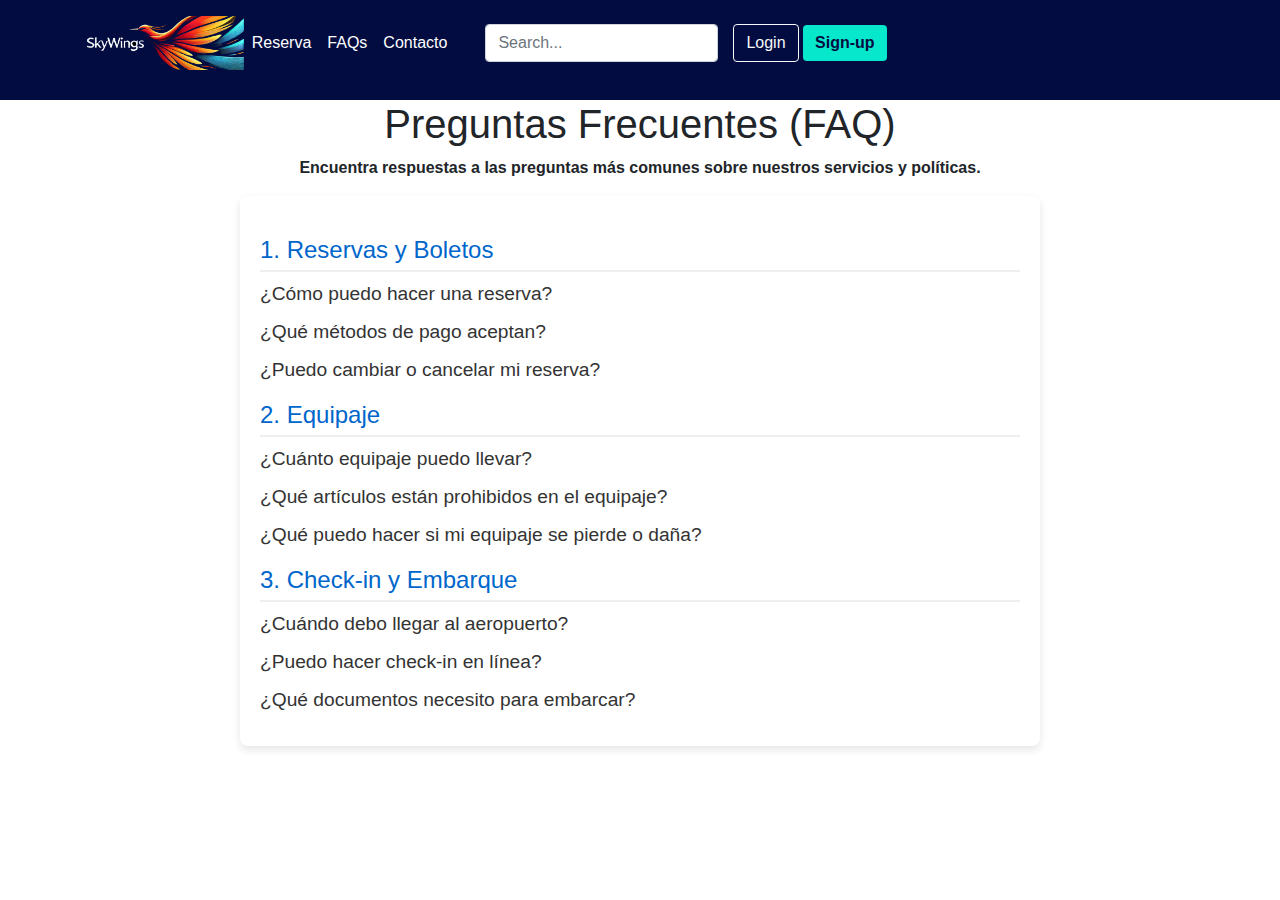
<file: nuevos/pry/Aerolinea/faq_aerolinea.html>
<!DOCTYPE html>
<html lang="es">
<head>
    <meta charset="UTF-8">
    <meta name="viewport" content="width=device-width, initial-scale=1.0">
    <title>Preguntas Frecuentes - Aerolínea</title>
    <link rel="stylesheet" href="https://maxcdn.bootstrapcdn.com/bootstrap/4.5.2/css/bootstrap.min.css">

    <link rel="stylesheet" href="./css/principal.css">
    <style>
        /* Reset de márgenes y paddings */
        * {
            margin: 0;
            padding: 0;
            box-sizing: border-box;
        }

        h1, .header-p{
         text-align: center;
        }

       
        .faq-section {
            max-width: 800px;
            margin: 0 auto;
            background: #fff;
            border-radius: 8px;
            box-shadow: 0 4px 8px rgba(0, 0, 0, 0.1);
            padding: 20px;
        }

        .faq-section h2 {
            color: #0066cc;
            margin: 20px 0 10px;
            font-size: 1.5em;
            border-bottom: 2px solid #eee;
            padding-bottom: 5px;
        }

        .faq-item {
            margin-bottom: 15px;
        }

        .faq-item h3 {
            font-size: 1.2em;
            color: #333;
            cursor: pointer;
        }

        .faq-item p {
            font-size: 1em;
            color: #666;
            display: none;
        }

        .faq-item h3:hover {
            color: #0066cc;
        }

        /* Efecto para mostrar respuestas al hacer clic */
        .faq-item.active p {
            display: block;
        }
    </style>
</head>
<body>
    <header class="p-3 text-white header-bg">
        <div class="container">
          <div class="d-flex flex-wrap align-items-center justify-content-center justify-content-lg-start">
            <a href="http://localhost/si/pry/Aerolinea/" class="d-flex align-items-center mb-2 mb-lg-0 text-white text-decoration-none">
              <img src="img/skywings_logo.png" class="d-inline-block align-text-top" height="54" alt="logo_aerolinea">
            </a>
    
            <ul class="nav col-12 col-lg-auto me-lg-auto mb-2 justify-content-center mb-md-0">
              <li><a href="FrontReservas.html" class="nav-link px-2 text-white">Reserva</a></li>
              <li><a href="faq_aerolinea.html" class="nav-link px-2 text-white">FAQs</a></li>
              <li><a href="contacto-skywings.html" class="nav-link px-2 text-white">Contacto</a></li>
            </ul>
    
            <form class="col-12 col-lg-auto mb-3 mb-lg-0 me-lg-3" role="search">
              <input
                type="search"
                class="form-control form-control-dark text-bg-dark"
                placeholder="Search..."
                aria-label="Search"
              />
            </form>
    
            <div class="text-end">
              
                <a href="http://localhost/si/aerolinea/inicio_sesion.php">
                  <button type="button" class="btn btn-outline-light me-2">Login</button>
                </a>
                <a href="http://localhost/si/aerolinea/registro_usuario.php" class="text-dark">
                  <button type="button" class="btn btn-warning">Sign-up</button>
                </a>
              
            
    
            </div>
          </div>
        </div>
      </header>
    
    <section class="principal">

        <h1>Preguntas Frecuentes (FAQ)</h1>
            
        <p class="header-p"><strong>Encuentra respuestas a las preguntas más comunes sobre nuestros servicios y políticas.</strong></p>
        
    
        <section class="faq-section">
            <h2>1. Reservas y Boletos</h2>
            <div class="faq-item">
                <h3>¿Cómo puedo hacer una reserva?</h3>
                <p>Puedes hacer una reserva a través de nuestra página web, nuestra aplicación móvil, o llamando a nuestro centro de atención al cliente.</p>
            </div>
            <div class="faq-item">
                <h3>¿Qué métodos de pago aceptan?</h3>
                <p>Aceptamos tarjetas de crédito y débito (Visa, MasterCard, American Express), transferencias bancarias, y pagos a través de plataformas electrónicas.</p>
            </div>
            <div class="faq-item">
                <h3>¿Puedo cambiar o cancelar mi reserva?</h3>
                <p>Sí, puedes modificar o cancelar tu reserva. Los términos y condiciones de cambios y cancelaciones dependen de la tarifa adquirida.</p>
            </div>
    
            <h2>2. Equipaje</h2>
            <div class="faq-item">
                <h3>¿Cuánto equipaje puedo llevar?</h3>
                <p>La cantidad de equipaje permitido depende de la clase de tarifa que hayas comprado.</p>
            </div>
            <div class="faq-item">
                <h3>¿Qué artículos están prohibidos en el equipaje?</h3>
                <p>Artículos peligrosos como líquidos inflamables, explosivos y ciertos dispositivos electrónicos están prohibidos.</p>
            </div>
            <div class="faq-item">
                <h3>¿Qué puedo hacer si mi equipaje se pierde o daña?</h3>
                <p>Si tu equipaje se pierde o daña, dirígete al mostrador de “Atención al Cliente” en el aeropuerto o comunícate con nuestro equipo de soporte.</p>
            </div>
    
            <h2>3. Check-in y Embarque</h2>
            <div class="faq-item">
                <h3>¿Cuándo debo llegar al aeropuerto?</h3>
                <p>Te recomendamos llegar con al menos 2 horas de anticipación para vuelos nacionales y 3 horas para vuelos internacionales.</p>
            </div>
            <div class="faq-item">
                <h3>¿Puedo hacer check-in en línea?</h3>
                <p>Sí, puedes hacer check-in en línea a través de nuestra página web o aplicación móvil desde 48 horas hasta 1 hora antes de tu vuelo.</p>
            </div>
            <div class="faq-item">
                <h3>¿Qué documentos necesito para embarcar?</h3>
                <p>Para vuelos nacionales, necesitas una identificación oficial. Para vuelos internacionales, necesitas tu pasaporte y cualquier otra documentación requerida para tu destino.</p>
            </div>
        </section>
    </section>

    <script>
        document.querySelectorAll('.faq-item h3').forEach((item) => {
            item.addEventListener('click', () => {
                const faqItem = item.parentElement;
                faqItem.classList.toggle('active');
            });
        });
    </script>
</body>
</html>
</file>
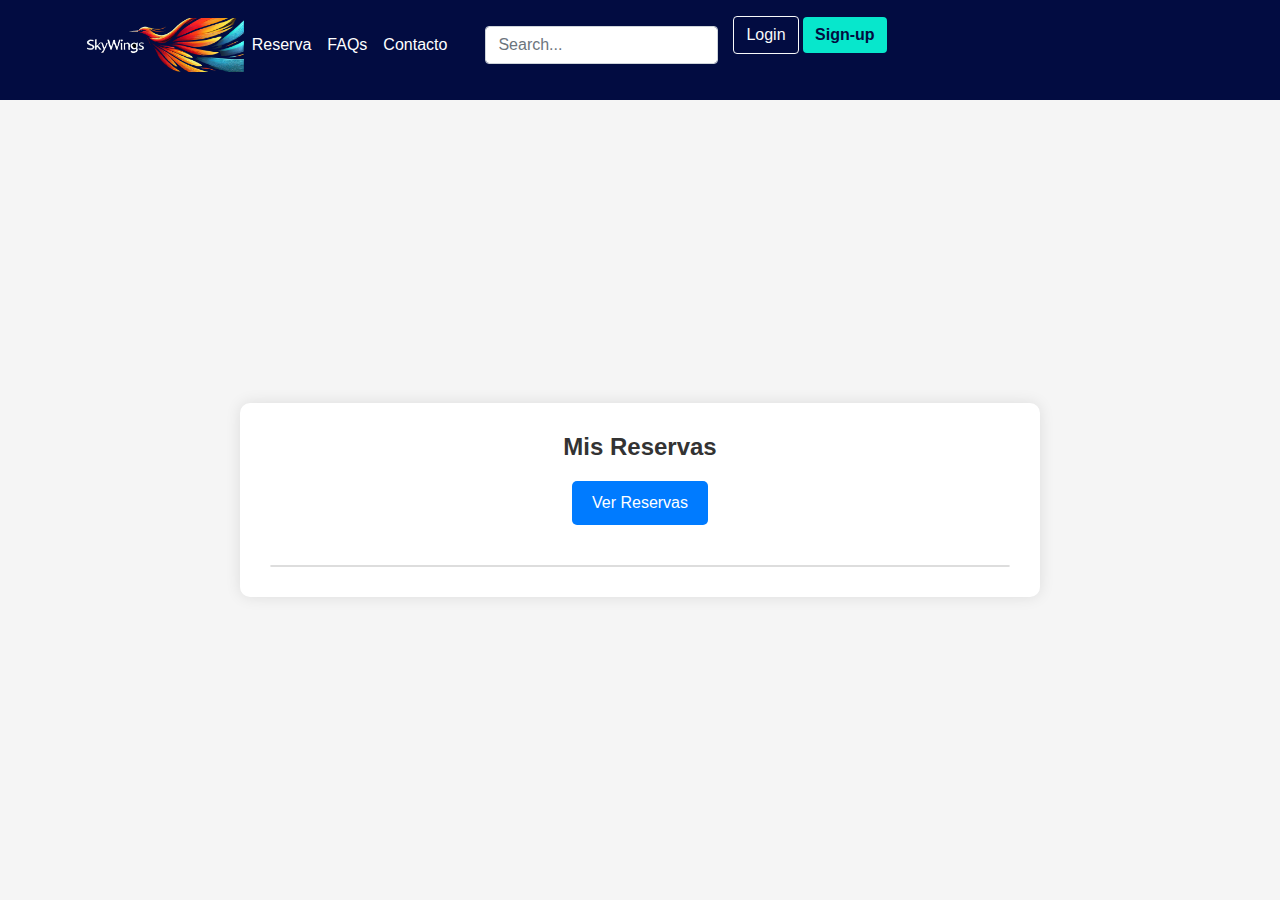
<file: nuevos/pry/Aerolinea/FrontReservas.html>
<!DOCTYPE html>
<html lang="es">
<head>
    <meta charset="UTF-8">
    <meta name="viewport" content="width=device-width, initial-scale=1.0">
    <title>Reservas</title>
    <link rel="stylesheet" href="https://maxcdn.bootstrapcdn.com/bootstrap/4.5.2/css/bootstrap.min.css">

    <link rel="stylesheet" href="./css/principal.css">
    <style>
        body {
            font-family: Arial, sans-serif;
            background-color: #f5f5f5;
            display: flex;
            justify-content: center;
            align-items: center;
            height: 100vh;
            margin: 0;
        }

        main {
            background-color: white;
            padding: 30px;
            border-radius: 10px;
            box-shadow: 0 0 15px rgba(0, 0, 0, 0.1);
            width: 90%;
            max-width: 800px;
            text-align: center;
            overflow: hidden;
            margin-top: 100px;

        }

        h2 {
            margin-bottom: 20px;
            color: #333;
            font-size: 24px;
            font-weight: bold;
        }

        button {
            background-color: #007bff;
            color: white;
            border: none;
            padding: 10px 20px;
            font-size: 16px;
            cursor: pointer;
            border-radius: 5px;
            transition: background-color 0.3s;
            margin-bottom: 20px;
        }

        button:hover {
            background-color: #0056b3;
        }

        .message {
            color: green;
            margin: 15px 0;
        }

        .error {
            color: red;
            margin: 15px 0;
        }

        .table-container {
            max-height: 400px;
            overflow-y: auto;
            margin-top: 20px;
            border: 1px solid #ddd;
            border-radius: 5px;
        }

        table {
            width: 100%;
            border-collapse: collapse;
            text-align: left;
        }

        th, td {
            padding: 10px;
            border: 1px solid #ddd;
            text-align: left;
        }

        th {
            background-color: #f7f7f7;
            font-weight: bold;
            color: #333;
            position: sticky;
            top: 0;
            z-index: 2;
        }

        td {
            background-color: #fafafa;
        }

        tr:hover {
            background-color: #f1f1f1;
        }

        @media (max-width: 768px) {
            main {
                padding: 20px;
                width: 95%;
            }

            button {
                width: 100%;
            }

            table {
                font-size: 14px;
            }
        }
    </style>
</head>
<body>
    <header class="p-3 text-white header-bg">
        <div class="container">
          <div class="d-flex flex-wrap align-items-center justify-content-center justify-content-lg-start">
            <a href="http://localhost/si/pry/Aerolinea/" class="d-flex align-items-center mb-2 mb-lg-0 text-white text-decoration-none">
              <img src="img/skywings_logo.png" class="d-inline-block align-text-top" height="54" alt="logo_aerolinea">
            </a>
    
            <ul class="nav col-12 col-lg-auto me-lg-auto mb-2 justify-content-center mb-md-0">
              <li><a href="FrontReservas.html" class="nav-link px-2 text-white">Reserva</a></li>
              <li><a href="faq_aerolinea.html" class="nav-link px-2 text-white">FAQs</a></li>
              <li><a href="contacto-skywings.html" class="nav-link px-2 text-white">Contacto</a></li>
            </ul>
    
            <form class="col-12 col-lg-auto mb-3 mb-lg-0 me-lg-3" role="search">
              <input
                type="search"
                class="form-control form-control-dark text-bg-dark"
                placeholder="Search..."
                aria-label="Search"
              />
            </form>
    
            <div class="text-end">
            
                <a href="http://localhost/si/aerolinea/inicio_sesion.php">
                  <button type="button" class="btn btn-outline-light me-2">Login</button>
                </a>
                <a href="http://localhost/si/aerolinea/registro_usuario.php" class="text-dark">
                  <button type="button" class="btn btn-warning">Sign-up</button>
                </a>
    
            </div>
          </div>
        </div>
      </header>
    <main>
        <h2>Mis Reservas</h2>
        <button id="fetchReservationsButton">Ver Reservas</button>
        <p id="message" class="message"></p>

        <div class="table-container">
            <!-- Aquí se mostrarán las reservas -->
            <table id="reservasTable" style="display:none;">
                <thead>
                    <tr>
                        <th>Número de Reserva</th>
                        <th>Número de Vuelo</th>
                        <th>Clase del Asiento</th>
                        <th>Número de Asiento</th>
                        <th>Tipo de Asiento</th>
                        <th>Nombre Completo</th>
                        <th>Fecha de Salida</th>
                        <th>Hora de Salida</th>
                        <th>Fecha de Llegada</th>
                        <th>Hora de Llegada</th>
                        <th>Tipo de Vuelo</th>
                    </tr>
                </thead>
                <tbody>
                    <!-- Las reservas se agregarán aquí dinámicamente -->
                </tbody>
            </table>
        </div>
    </main>

    <script>
        const fetchReservationsButton = document.getElementById('fetchReservationsButton');
        const messageElement = document.getElementById('message');
        const reservasTable = document.getElementById('reservasTable');
        const tableBody = reservasTable.querySelector('tbody');

        fetchReservationsButton.addEventListener('click', async () => {
            try {
                const response = await fetch('http://localhost/si/aerolinea/BackReserva.php');
                if (!response.ok) {
                    throw new Error('Error en la respuesta del servidor');
                }
                const data = await response.json();
                console.log("Datos recibidos del backend:", data);

                if (data.status === 'success') {
                    messageElement.textContent = 'Reservas cargadas correctamente.';
                    messageElement.className = 'message';
                    reservasTable.style.display = 'table'; // Mostrar la tabla de reservas
                    


                    // Limpiar el contenido previo de la tabla
                    tableBody.innerHTML = '';

                    // Agregar las nuevas filas de reservas
                    data.reservas.forEach(reserva => {
                        const row = document.createElement('tr');
                        row.innerHTML = `
                            <td>${reserva.ID_Reserva}</td>
                            <td>${reserva.ID_Vuelo}</td>
                            <td>${reserva.Clase}</td>
                            <td>${reserva.Numero_asiento}</td>
                            <td>${reserva.Tipo_asiento}</td>
                            <td>${reserva.Nombre_Completo}</td>
                            <td>${reserva.Fecha_Salida}</td>
                            <td>${reserva.Hora_Salida}</td>
                            <td>${reserva.Fecha_Llegada}</td>
                            <td>${reserva.Hora_Llegada}</td>
                            <td>${reserva.Tipo_Vuelo}</td>
                        `;
                        tableBody.appendChild(row);
                    });
                } else {
                    messageElement.textContent = 'No se encontraron reservas.';
                    messageElement.className = 'error';
                    reservasTable.style.display = 'none'; // Ocultar la tabla de reservas si no hay resultados
                }
            } catch (error) {
                console.error('Error al cargar las reservas:', error);
                messageElement.textContent = 'Error al cargar las reservas, inicia sesión.';
                messageElement.className = 'error';
                reservasTable.style.display = 'none'; // Ocultar la tabla de reservas si hay un error
            }
        });
    </script>
</body>
</html>
</file>
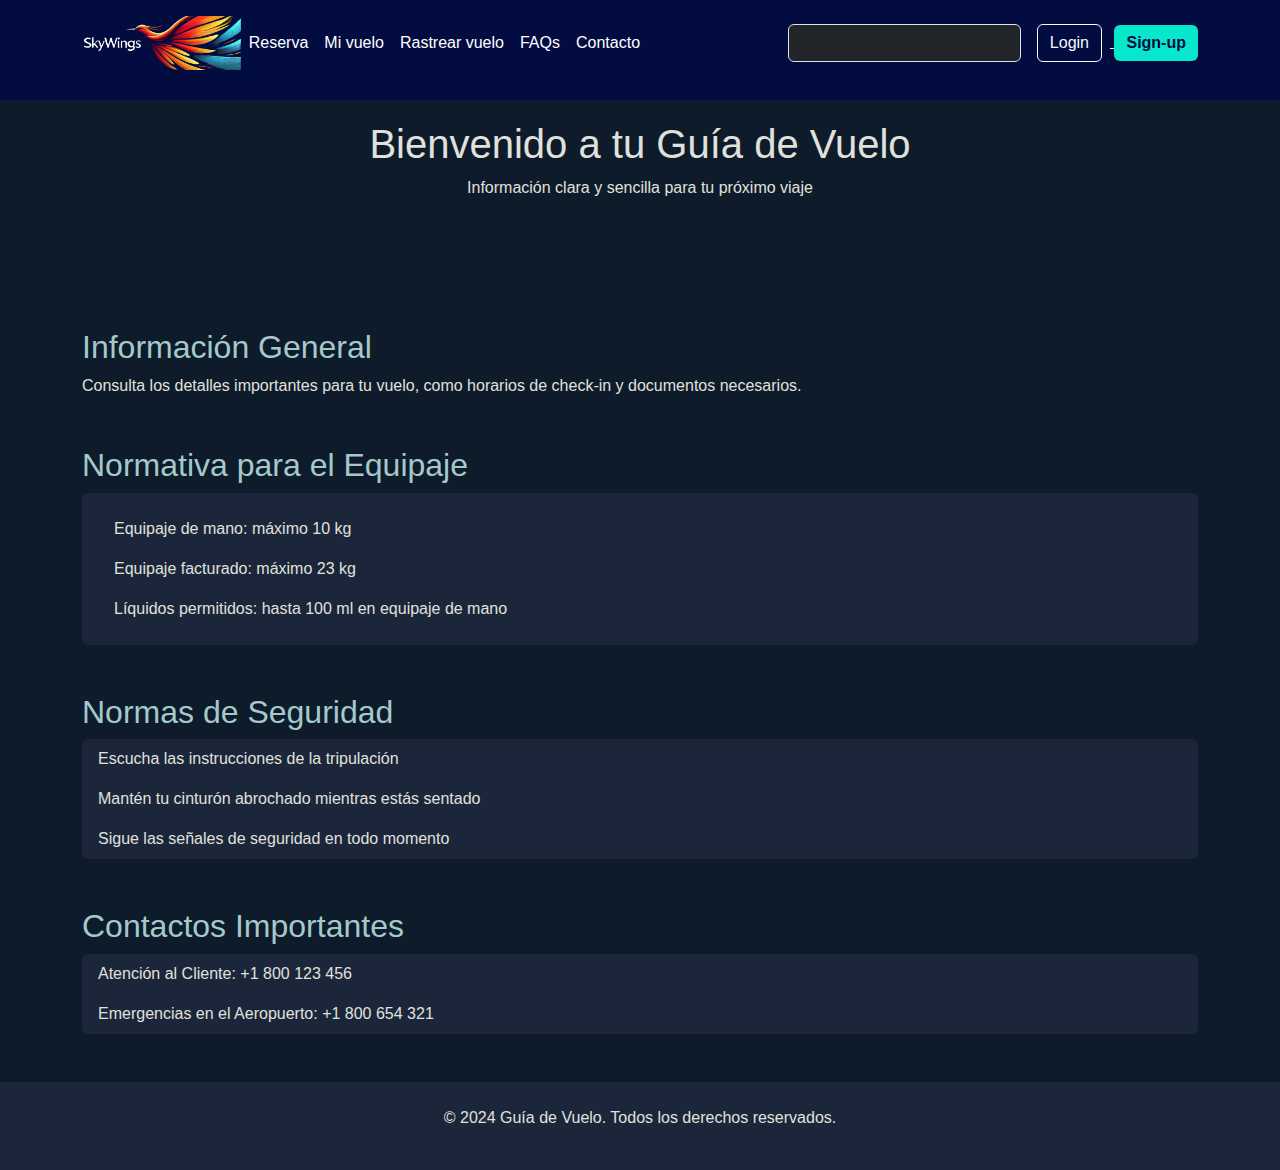
<file: nuevos/pry/Aerolinea/guia-vuelo.html>
<!DOCTYPE html>
<html lang="es">
<head>
    <meta charset="UTF-8">
    <meta name="viewport" content="width=device-width, initial-scale=1.0">
    <title>Guía de Vuelo</title>
    <!-- Bootstrap CSS -->
    <link href="https://cdn.jsdelivr.net/npm/bootstrap@5.3.2/dist/css/bootstrap.min.css" rel="stylesheet">
    <link rel="stylesheet" href="./css/principal.css">
    <style>
        :root {
            --primary-color: #0D1B2A; /* Azul oscuro principal */
            --secondary-color: #1B263B; /* Azul más claro para contrastar */
            --text-color: #E0E1DD; /* Color de texto claro */
        }

        body {
            background-color: var(--primary-color);
            color: var(--text-color);
            font-family: Arial, sans-serif;
        }

        a.nav-link {
            color: var(--text-color);
        }

        a.nav-link:hover {
            color: #A5C9CA;
        }

        .navbar {
            background-color: var(--secondary-color);
        }

        .hero {
            background-color: var(--primary-color);
            padding: 4rem 0;
            text-align: center;
        }

        .hero h1, .hero p {
            color: var(--text-color);
        }

        .section-title {
            color: #A5C9CA;
        }

        .card {
            background-color: var(--secondary-color);
            border: none;
        }

        .list-group-item {
            background-color: var(--secondary-color);
            border: none;
            color: var(--text-color);
        }

        footer {
            background-color: var(--secondary-color);
            color: var(--text-color);
            padding: 1.5rem 0;
            text-align: center;
        }
    </style>
</head>

<header class="p-3 text-white header-bg">
    <div class="container">
      <div class="d-flex flex-wrap align-items-center justify-content-center justify-content-lg-start">
        <a href="/" class="d-flex align-items-center mb-2 mb-lg-0 text-white text-decoration-none">
          <img src="img/skywings_logo.png" class="d-inline-block align-text-top" height="54" alt="logo_aerolinea">
        </a>

        <ul class="nav col-12 col-lg-auto me-lg-auto mb-2 justify-content-center mb-md-0">
          <li><a href="/reserva" class="nav-link px-2 text-white">Reserva</a></li>
          <li><a href="/mi_vuelo" class="nav-link px-2 text-white">Mi vuelo</a></li>
          <li><a href="/rastrear_vuelo" class="nav-link px-2 text-white">Rastrear vuelo</a></li>
          <li><a href="/faqs" class="nav-link px-2 text-white">FAQs</a></li>
          <li><a href="/contacto" class="nav-link px-2 text-white">Contacto</a></li>
        </ul>

        <form class="col-12 col-lg-auto mb-3 mb-lg-0 me-lg-3" role="search">
          <input
            type="search"
            class="form-control form-control-dark text-bg-dark"
            placeholder="Search..."
            aria-label="Search"
          />
        </form>

        <div class="text-end">
          <a href="/form.html" >
            <button type="button" class="btn btn-outline-light me-2">
            Login
            </button>
          </a>
          <a href="http://localhost/si/aerolinea/registro_usuario.php" class="text-dark">
            <button type="button" class="btn btn-warning">
            Sign-up
            </button>
          </a>
        </div>
      </div>
    </div>
  </header>

<body>
    <!-- Navbar -->
    <nav class="navbar navbar-expand-lg">
        <div class="container">
            <a class="navbar-brand" href="#" style="color: #A5C9CA;">Guía de Vuelo</a>
            <button class="navbar-toggler" type="button" data-bs-toggle="collapse" data-bs-target="#navbarNav">
                <span class="navbar-toggler-icon"></span>
            </button>
            <div class="collapse navbar-collapse" id="navbarNav">
                <ul class="navbar-nav ms-auto">
                    <li class="nav-item"><a class="nav-link" href="#informacion-general">Información</a></li>
                    <li class="nav-item"><a class="nav-link" href="#equipaje">Equipaje</a></li>
                    <li class="nav-item"><a class="nav-link" href="#seguridad">Seguridad</a></li>
                    <li class="nav-item"><a class="nav-link" href="#contactos">Contactos</a></li>
                </ul>
            </div>
        </div>
    </nav>

    <!-- Hero Section -->
    <section class="hero">
        <div class="container">
            <h1>Bienvenido a tu Guía de Vuelo</h1>
            <p>Información clara y sencilla para tu próximo viaje</p>
        </div>
    </section>

    <!-- Main Content -->
    <main class="container my-5">
        <!-- Información General -->
        <section id="informacion-general" class="mb-5">
            <h2 class="section-title">Información General</h2>
            <p>Consulta los detalles importantes para tu vuelo, como horarios de check-in y documentos necesarios.</p>
        </section>

        <!-- Normativa para Equipaje -->
        <section id="equipaje" class="mb-5">
            <h2 class="section-title">Normativa para el Equipaje</h2>
            <div class="card p-3">
                <ul class="list-group">
                    <li class="list-group-item">Equipaje de mano: máximo 10 kg</li>
                    <li class="list-group-item">Equipaje facturado: máximo 23 kg</li>
                    <li class="list-group-item">Líquidos permitidos: hasta 100 ml en equipaje de mano</li>
                </ul>
            </div>
        </section>

        <!-- Normas de Seguridad -->
        <section id="seguridad" class="mb-5">
            <h2 class="section-title">Normas de Seguridad</h2>
            <ul class="list-group">
                <li class="list-group-item">Escucha las instrucciones de la tripulación</li>
                <li class="list-group-item">Mantén tu cinturón abrochado mientras estás sentado</li>
                <li class="list-group-item">Sigue las señales de seguridad en todo momento</li>
            </ul>
        </section>

        <!-- Contactos -->
        <section id="contactos" class="mb-5">
            <h2 class="section-title">Contactos Importantes</h2>
            <ul class="list-group">
                <li class="list-group-item">Atención al Cliente: +1 800 123 456</li>
                <li class="list-group-item">Emergencias en el Aeropuerto: +1 800 654 321</li>
            </ul>
        </section>
    </main>

    <!-- Footer -->
    <footer>
        <div class="container">
            <p>&copy; 2024 Guía de Vuelo. Todos los derechos reservados.</p>
        </div>
    </footer>

    <!-- Bootstrap JS -->
    <script src="https://cdn.jsdelivr.net/npm/bootstrap@5.3.2/dist/js/bootstrap.bundle.min.js"></script>
</body>
</html>
</file>
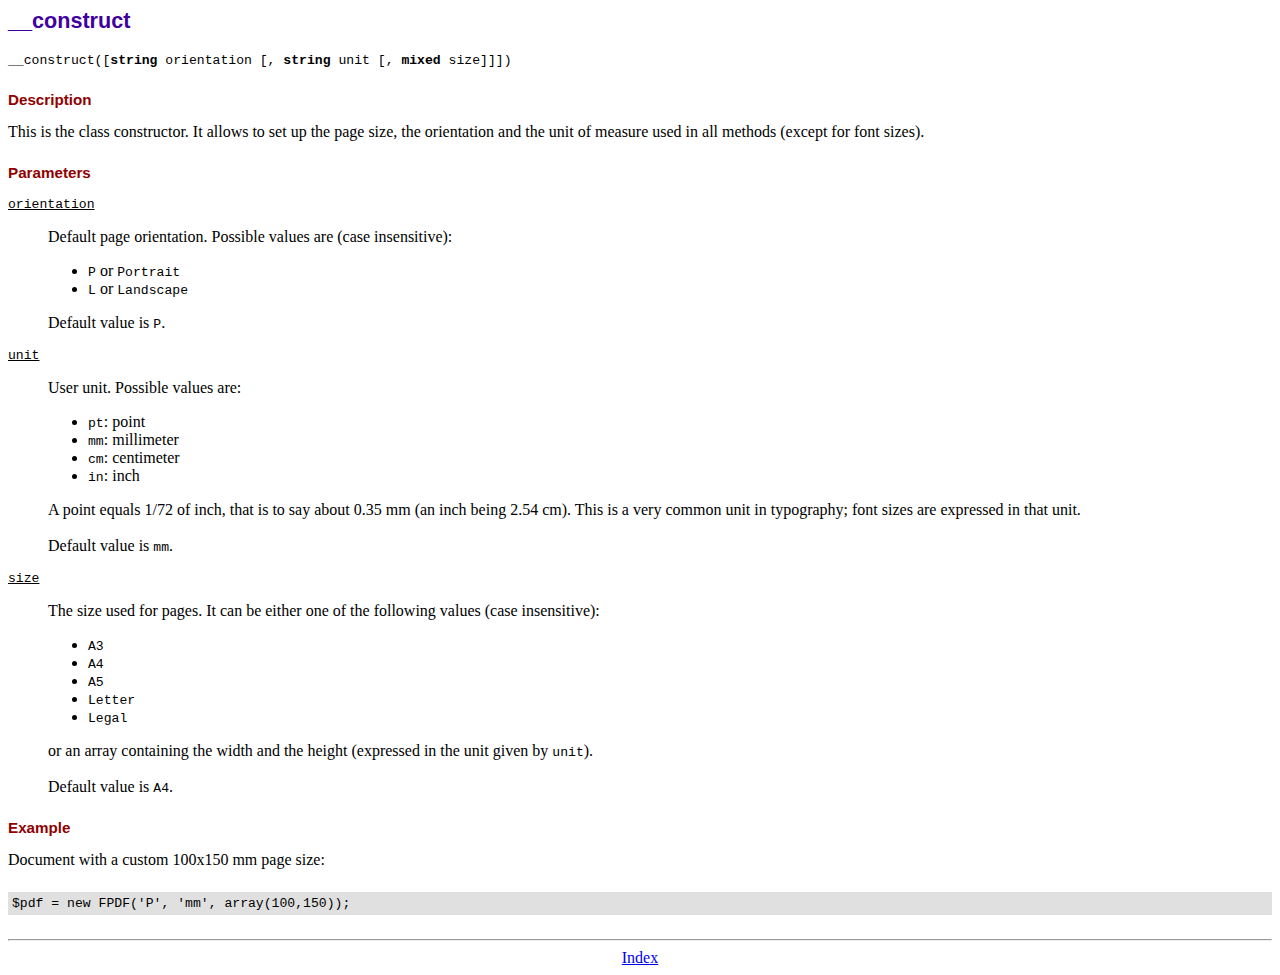
<file: nuevos/aerolinea/fpdf/doc/__construct.htm>
<!DOCTYPE html PUBLIC "-//W3C//DTD HTML 4.01 Transitional//EN">
<html>
<head>
<meta http-equiv="Content-Type" content="text/html; charset=UTF-8">
<title>__construct</title>
<link type="text/css" rel="stylesheet" href="../fpdf.css">
</head>
<body>
<h1>__construct</h1>
<code>__construct([<b>string</b> orientation [, <b>string</b> unit [, <b>mixed</b> size]]])</code>
<h2>Description</h2>
This is the class constructor. It allows to set up the page size, the orientation and the
unit of measure used in all methods (except for font sizes).
<h2>Parameters</h2>
<dl class="param">
<dt><code>orientation</code></dt>
<dd>
Default page orientation. Possible values are (case insensitive):
<ul>
<li><code>P</code> or <code>Portrait</code></li>
<li><code>L</code> or <code>Landscape</code></li>
</ul>
Default value is <code>P</code>.
</dd>
<dt><code>unit</code></dt>
<dd>
User unit. Possible values are:
<ul>
<li><code>pt</code>: point</li>
<li><code>mm</code>: millimeter</li>
<li><code>cm</code>: centimeter</li>
<li><code>in</code>: inch</li>
</ul>
A point equals 1/72 of inch, that is to say about 0.35 mm (an inch being 2.54 cm). This
is a very common unit in typography; font sizes are expressed in that unit.
<br>
<br>
Default value is <code>mm</code>.
</dd>
<dt><code>size</code></dt>
<dd>
The size used for pages. It can be either one of the following values (case insensitive):
<ul>
<li><code>A3</code></li>
<li><code>A4</code></li>
<li><code>A5</code></li>
<li><code>Letter</code></li>
<li><code>Legal</code></li>
</ul>
or an array containing the width and the height (expressed in the unit given by <code>unit</code>).<br>
<br>
Default value is <code>A4</code>.
</dd>
</dl>
<h2>Example</h2>
Document with a custom 100x150 mm page size:
<div class="doc-source">
<pre><code>$pdf = new FPDF('P', 'mm', array(100,150));</code></pre>
</div>
<hr style="margin-top:1.5em">
<div style="text-align:center"><a href="index.htm">Index</a></div>
</body>
</html>
</file>
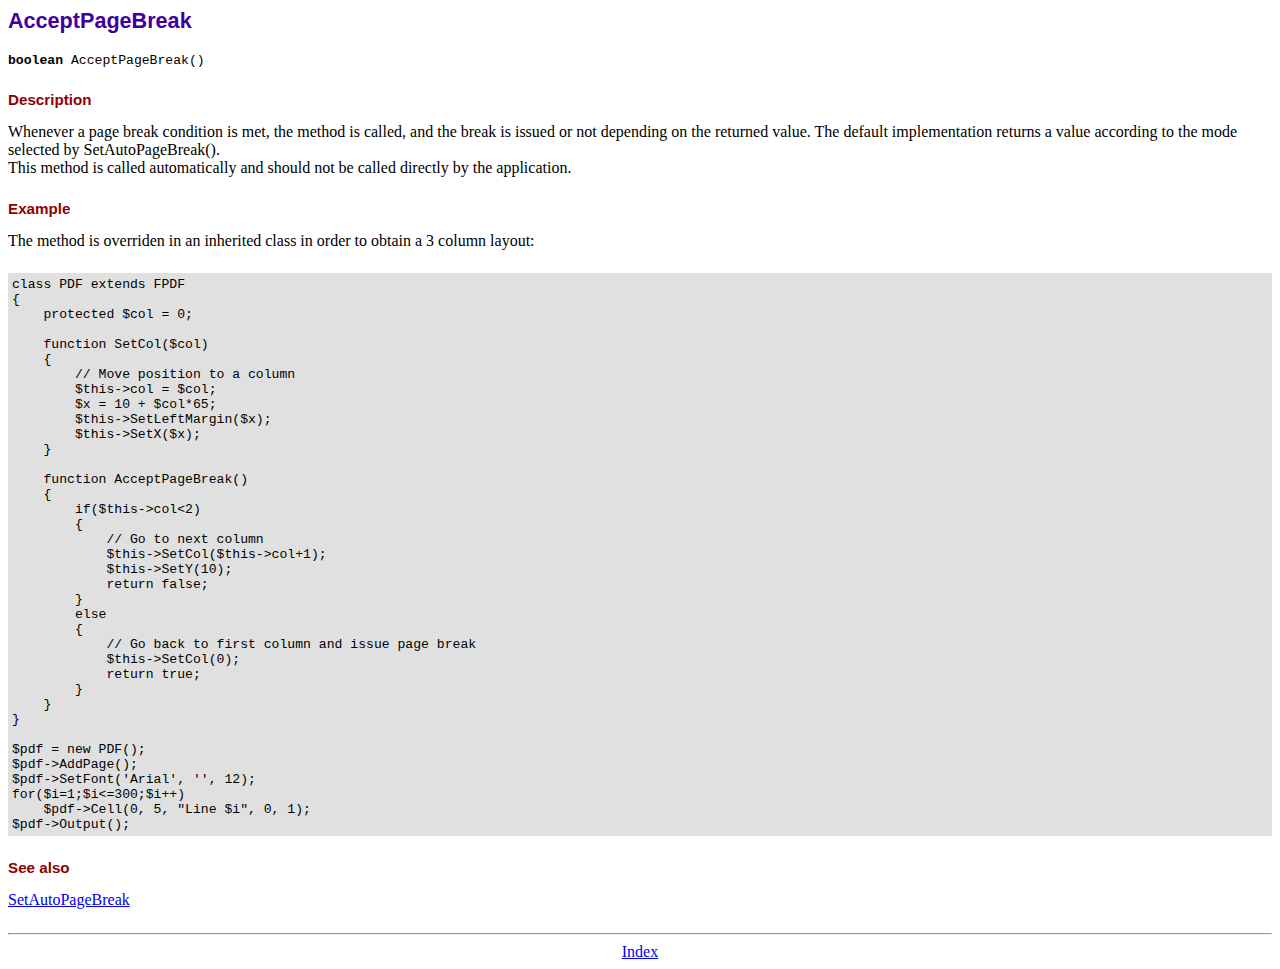
<file: nuevos/aerolinea/fpdf/doc/acceptpagebreak.htm>
<!DOCTYPE html PUBLIC "-//W3C//DTD HTML 4.01 Transitional//EN">
<html>
<head>
<meta http-equiv="Content-Type" content="text/html; charset=UTF-8">
<title>AcceptPageBreak</title>
<link type="text/css" rel="stylesheet" href="../fpdf.css">
</head>
<body>
<h1>AcceptPageBreak</h1>
<code><b>boolean</b> AcceptPageBreak()</code>
<h2>Description</h2>
Whenever a page break condition is met, the method is called, and the break is issued or not
depending on the returned value. The default implementation returns a value according to the
mode selected by SetAutoPageBreak().
<br>
This method is called automatically and should not be called directly by the application.
<h2>Example</h2>
The method is overriden in an inherited class in order to obtain a 3 column layout:
<div class="doc-source">
<pre><code>class PDF extends FPDF
{
    protected $col = 0;

    function SetCol($col)
    {
        // Move position to a column
        $this-&gt;col = $col;
        $x = 10 + $col*65;
        $this-&gt;SetLeftMargin($x);
        $this-&gt;SetX($x);
    }

    function AcceptPageBreak()
    {
        if($this-&gt;col&lt;2)
        {
            // Go to next column
            $this-&gt;SetCol($this-&gt;col+1);
            $this-&gt;SetY(10);
            return false;
        }
        else
        {
            // Go back to first column and issue page break
            $this-&gt;SetCol(0);
            return true;
        }
    }
}

$pdf = new PDF();
$pdf-&gt;AddPage();
$pdf-&gt;SetFont('Arial', '', 12);
for($i=1;$i&lt;=300;$i++)
    $pdf-&gt;Cell(0, 5, "Line $i", 0, 1);
$pdf-&gt;Output();</code></pre>
</div>
<h2>See also</h2>
<a href="setautopagebreak.htm">SetAutoPageBreak</a>
<hr style="margin-top:1.5em">
<div style="text-align:center"><a href="index.htm">Index</a></div>
</body>
</html>
</file>
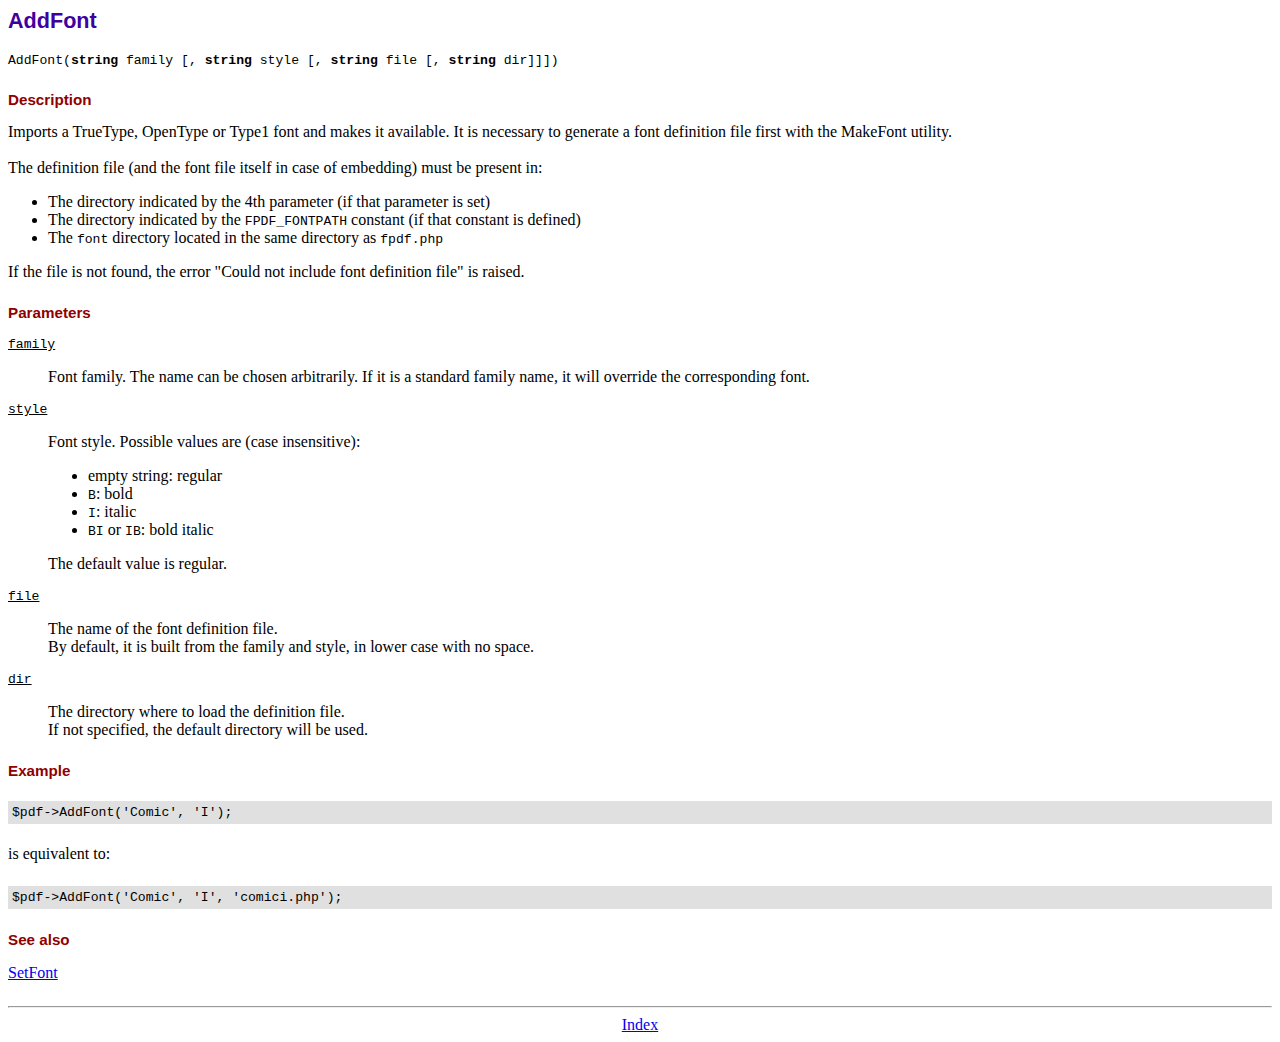
<file: nuevos/aerolinea/fpdf/doc/addfont.htm>
<!DOCTYPE html PUBLIC "-//W3C//DTD HTML 4.01 Transitional//EN">
<html>
<head>
<meta http-equiv="Content-Type" content="text/html; charset=UTF-8">
<title>AddFont</title>
<link type="text/css" rel="stylesheet" href="../fpdf.css">
</head>
<body>
<h1>AddFont</h1>
<code>AddFont(<b>string</b> family [, <b>string</b> style [, <b>string</b> file [, <b>string</b> dir]]])</code>
<h2>Description</h2>
Imports a TrueType, OpenType or Type1 font and makes it available. It is necessary to generate a font
definition file first with the MakeFont utility.
<br>
<br>
The definition file (and the font file itself in case of embedding) must be present in:
<ul>
<li>The directory indicated by the 4th parameter (if that parameter is set)</li>
<li>The directory indicated by the <code>FPDF_FONTPATH</code> constant (if that constant is defined)</li>
<li>The <code>font</code> directory located in the same directory as <code>fpdf.php</code></li>
</ul>
If the file is not found, the error "Could not include font definition file" is raised.
<h2>Parameters</h2>
<dl class="param">
<dt><code>family</code></dt>
<dd>
Font family. The name can be chosen arbitrarily. If it is a standard family name, it will
override the corresponding font.
</dd>
<dt><code>style</code></dt>
<dd>
Font style. Possible values are (case insensitive):
<ul>
<li>empty string: regular</li>
<li><code>B</code>: bold</li>
<li><code>I</code>: italic</li>
<li><code>BI</code> or <code>IB</code>: bold italic</li>
</ul>
The default value is regular.
</dd>
<dt><code>file</code></dt>
<dd>
The name of the font definition file.
<br>
By default, it is built from the family and style, in lower case with no space.
</dd>
<dt><code>dir</code></dt>
<dd>
The directory where to load the definition file.
<br>
If not specified, the default directory will be used.
</dd>
</dl>
<h2>Example</h2>
<div class="doc-source">
<pre><code>$pdf-&gt;AddFont('Comic', 'I');</code></pre>
</div>
is equivalent to:
<div class="doc-source">
<pre><code>$pdf-&gt;AddFont('Comic', 'I', 'comici.php');</code></pre>
</div>
<h2>See also</h2>
<a href="setfont.htm">SetFont</a>
<hr style="margin-top:1.5em">
<div style="text-align:center"><a href="index.htm">Index</a></div>
</body>
</html>
</file>
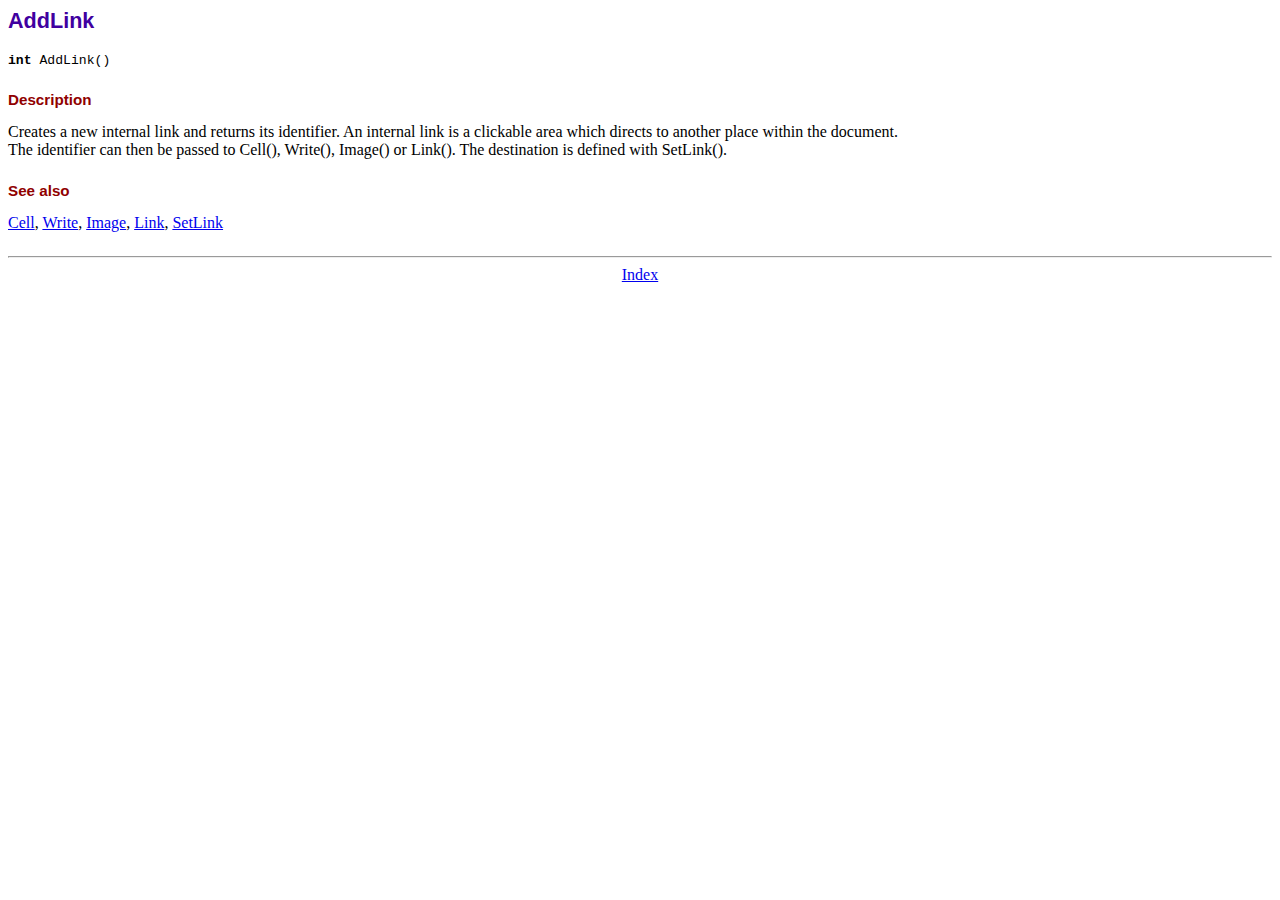
<file: nuevos/aerolinea/fpdf/doc/addlink.htm>
<!DOCTYPE html PUBLIC "-//W3C//DTD HTML 4.01 Transitional//EN">
<html>
<head>
<meta http-equiv="Content-Type" content="text/html; charset=UTF-8">
<title>AddLink</title>
<link type="text/css" rel="stylesheet" href="../fpdf.css">
</head>
<body>
<h1>AddLink</h1>
<code><b>int</b> AddLink()</code>
<h2>Description</h2>
Creates a new internal link and returns its identifier. An internal link is a clickable area
which directs to another place within the document.
<br>
The identifier can then be passed to Cell(), Write(), Image() or Link(). The destination is
defined with SetLink().
<h2>See also</h2>
<a href="cell.htm">Cell</a>,
<a href="write.htm">Write</a>,
<a href="image.htm">Image</a>,
<a href="link.htm">Link</a>,
<a href="setlink.htm">SetLink</a>
<hr style="margin-top:1.5em">
<div style="text-align:center"><a href="index.htm">Index</a></div>
</body>
</html>
</file>
<file: nuevos/aerolinea/fpdf/fpdf.css>
body {font-family:"Times New Roman",serif}
h1 {font:bold 135% Arial,sans-serif; color:#4000A0; margin-bottom:0.9em}
h2 {font:bold 95% Arial,sans-serif; color:#900000; margin-top:1.5em; margin-bottom:1em}
dl.param dt {text-decoration:underline}
dl.param dd {margin-top:1em; margin-bottom:1em}
dl.param ul {margin-top:1em; margin-bottom:1em}
tt, code, kbd {font-family:"Courier New",Courier,monospace; font-size:82%}
div.source {margin-top:1.4em; margin-bottom:1.3em}
div.source pre {display:table; border:1px solid #24246A; width:100%; margin:0em; font-family:inherit; font-size:100%}
div.source code {display:block; border:1px solid #C5C5EC; background-color:#F0F5FF; padding:6px; color:#000000}
div.doc-source {margin-top:1.4em; margin-bottom:1.3em}
div.doc-source pre {display:table; width:100%; margin:0em; font-family:inherit; font-size:100%}
div.doc-source code {display:block; background-color:#E0E0E0; padding:4px}
.kw {color:#000080; font-weight:bold}
.str {color:#CC0000}
.cmt {color:#008000}
p.demo {text-align:center; margin-top:-0.9em}
a.demo {text-decoration:none; font-weight:bold; color:#0000CC}
a.demo:link {text-decoration:none; font-weight:bold; color:#0000CC}
a.demo:hover {text-decoration:none; font-weight:bold; color:#0000FF}
a.demo:active {text-decoration:none; font-weight:bold; color:#0000FF}
</file>
<file: nuevos/pry/Aerolinea/css/principal.css>
.principal{
    margin-top: 100px;
}

.header-bg {
    background-color: #020c41;
    color: white;
    position: fixed;
    top: 0;
    z-index: 1000;
    width: 100%;
    height: 100px; /* Cambiar el color del texto a blanco */
  }

.btn-warning{
    background-color: #07e7cc;
    border: none;
    color: #020c41;
    font-weight: bold;
}

.btn-warning:hover{
  background-color: #024ccc;
  color: #f2f2f0 !important;
}

.btn-warning:not(:disabled):not(.disabled):active{
  background-color: #024ccc;
  color: #f2f2f0 !important;
  border:none;
}

 a{
  color: white;
}
a:hover{
  text-decoration: none;
}

.btn-outline-light:hover{
  color: #020c41;
}

.titulo{
    display: flex;
    justify-content: center;
    padding: 20px;
}

.flex {
  display: flex;
  align-items: center;
  justify-content: space-between;
  width: 90%;
  margin: 0 auto;
  gap: 20px;
}

.d-block {
  max-width: 100%;
  height: 570px;
  object-fit: cover;
 }

.mb-3 {
  width: max-content;
}

.fecha {
  width: 100%;
  margin: 0 auto;
}

.input-city {
  height: 150px;
  width: 150px;
  font-size: 20px;
  font-weight: bold;
  inline-size: auto;
  gap: 10px;
}

.list-group-item {
  cursor: pointer;
}

.list-group-item:hover {
  background-color: #f5b0b0;
}

.btn-buscar {
  width: 100%;
  margin: 0 auto;
}

.footer-bg {
    background-color: #020c41;
    color: white;
  }

  .footer-bg a {
    color: white;
  }

  .footer-bg a:hover {
    color: lightgray;
  }

  .suggestions-dropdown {
    position: absolute;
    background-color: white;
    border: 1px solid #ccc;
    max-height: 150px;
    overflow-y: auto;
    z-index: 1000;
}

.suggestions-dropdown li {
    cursor: pointer;
}

.suggestions-dropdown li:hover {
    background-color: #f5b0b0;
}

.nav-item {
  display: flex; 
  align-items: center;
  gap: 10px;
}

.nav-item img{
  width: 30px;
}

.btn-flight-option {    
  padding: 10px 20px;
  margin: 0 5px;
}

.btn-flight-option.active {
  background-color: #007bff;
  color: white;
}


@media screen and (max-width: 800px) {
  
  
}
</file>
